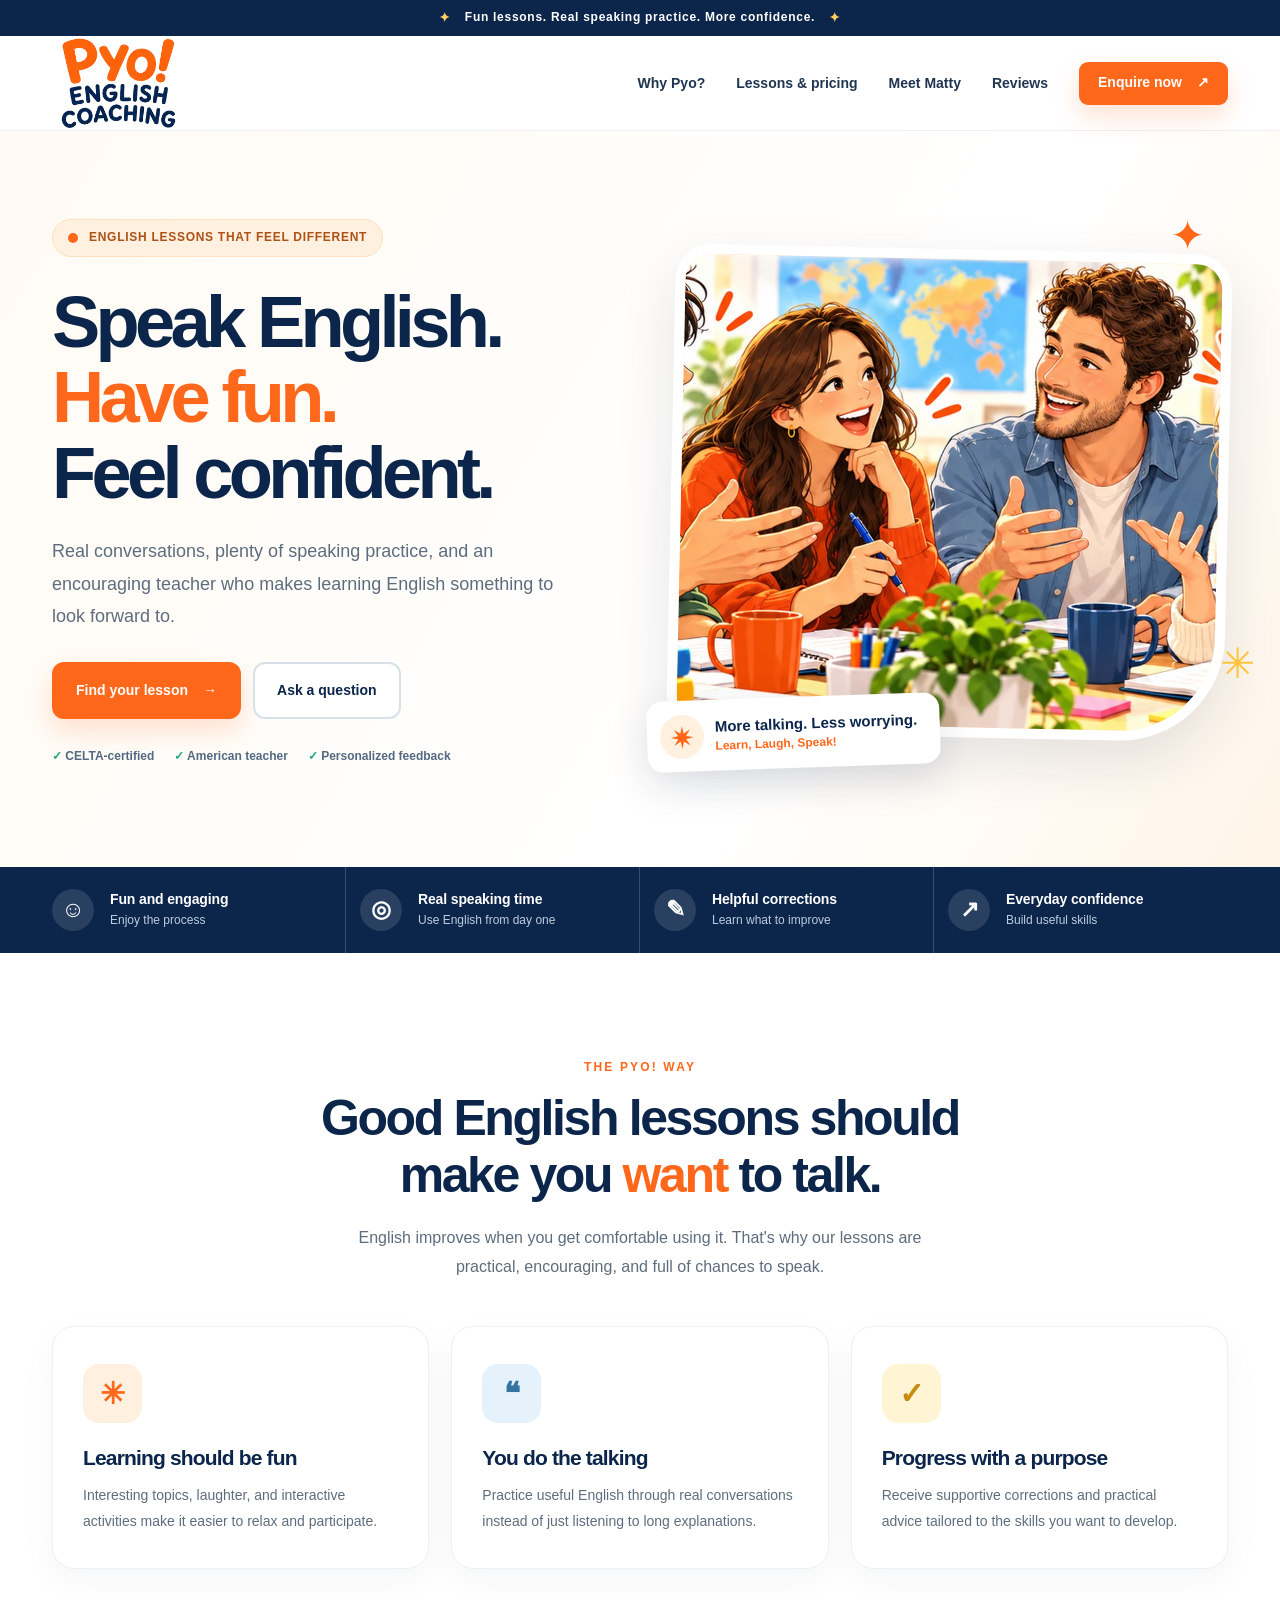
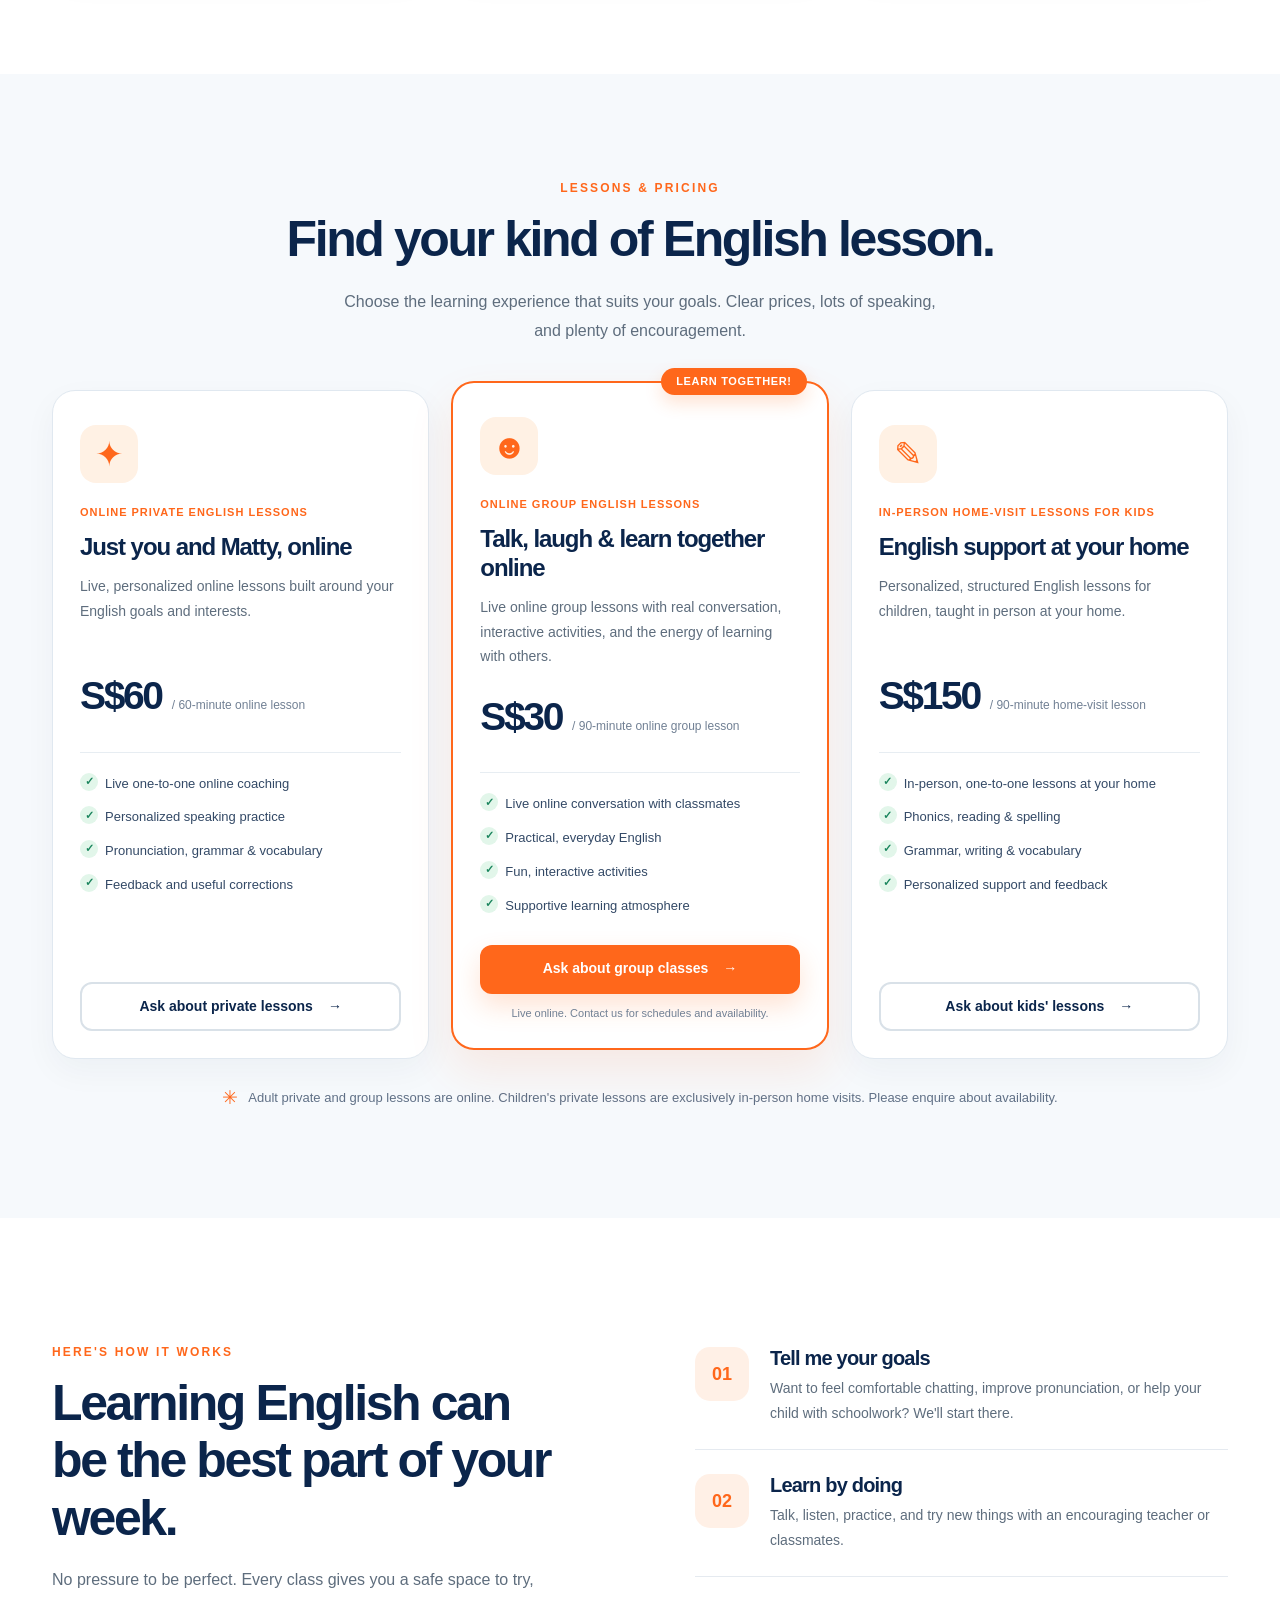
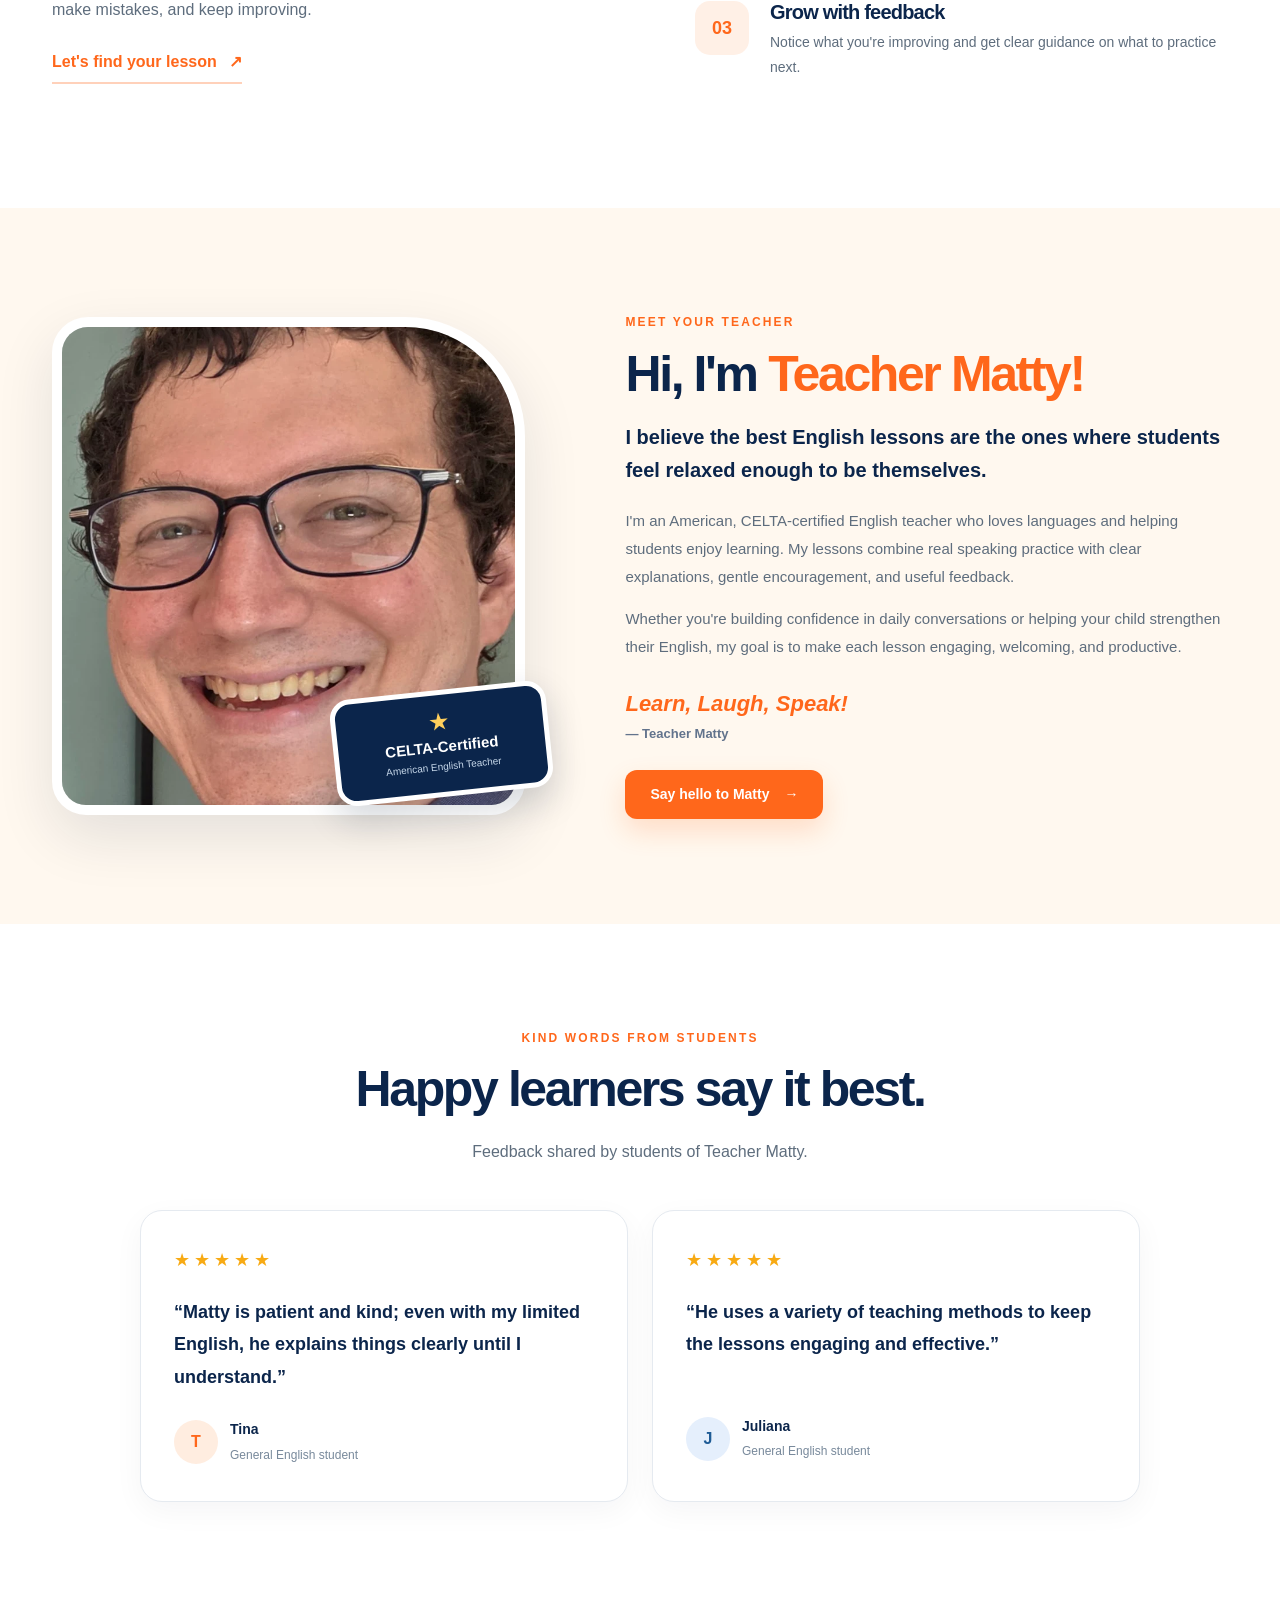
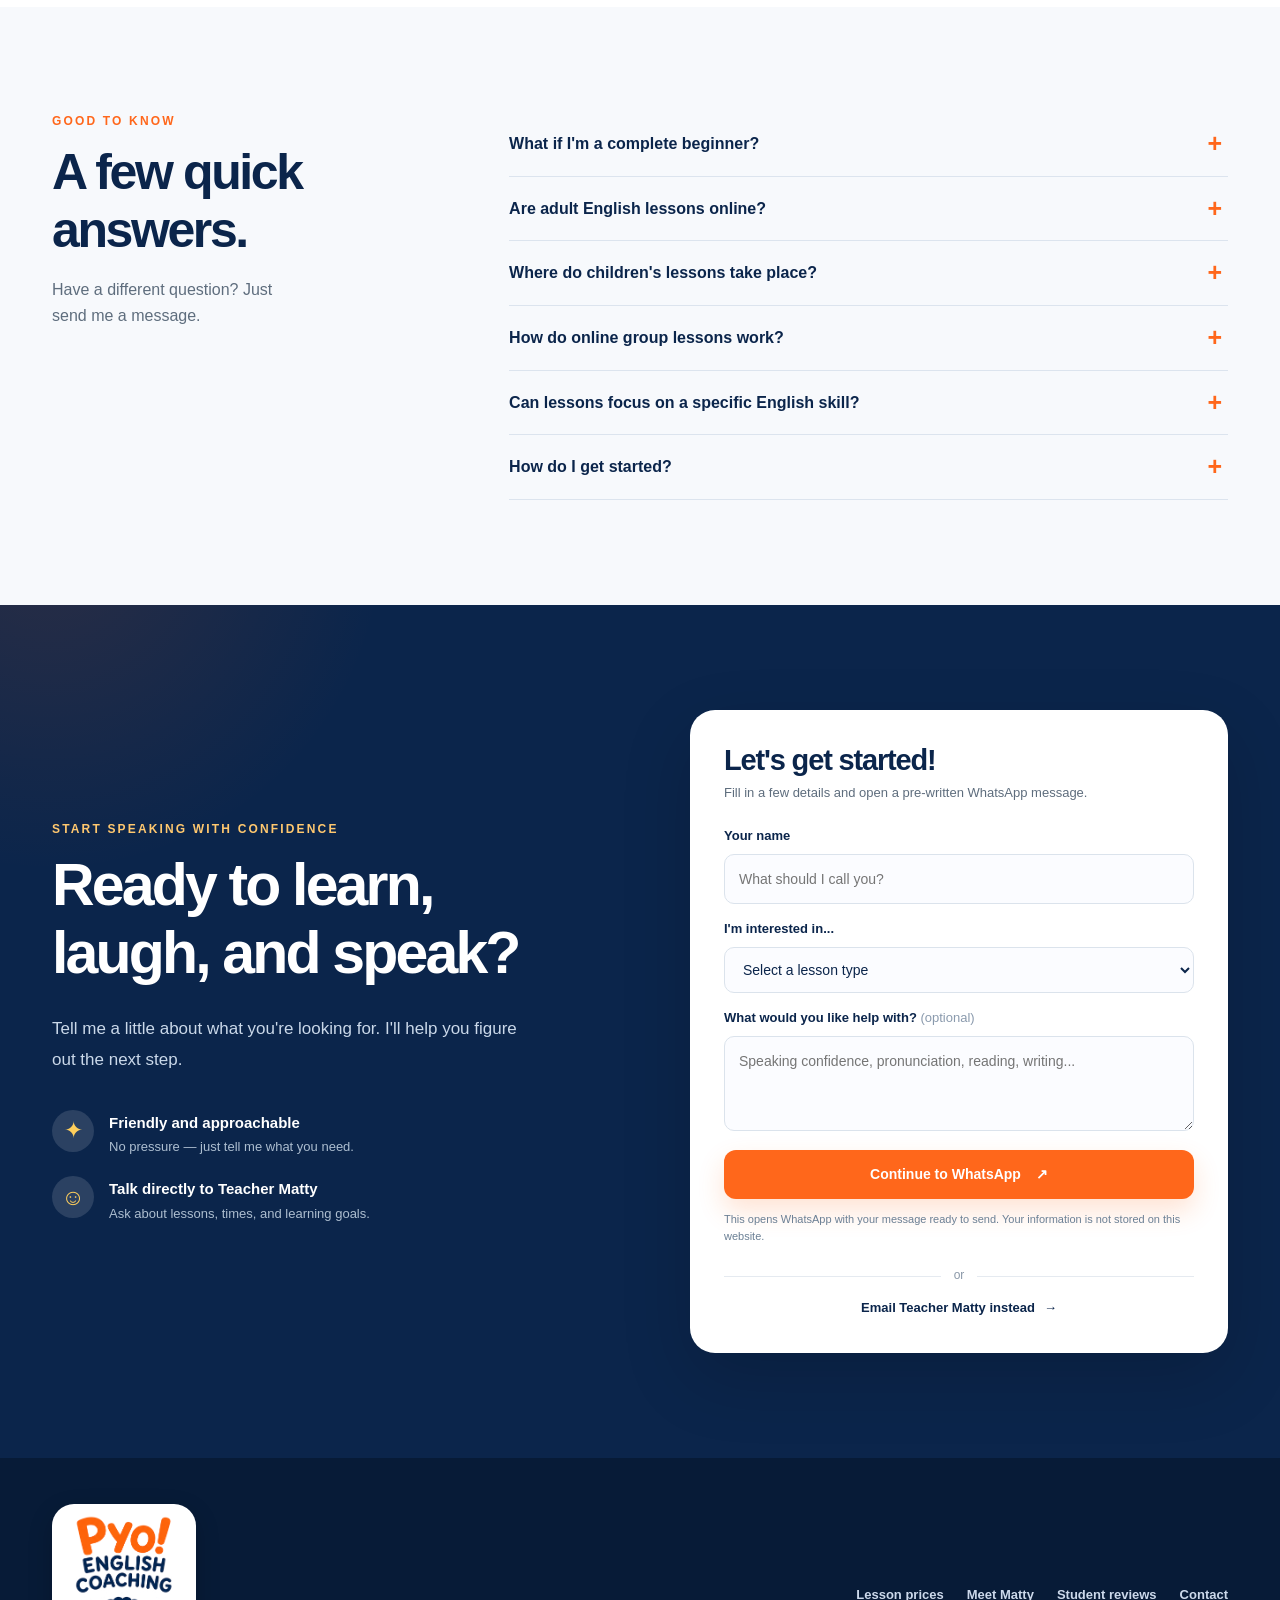
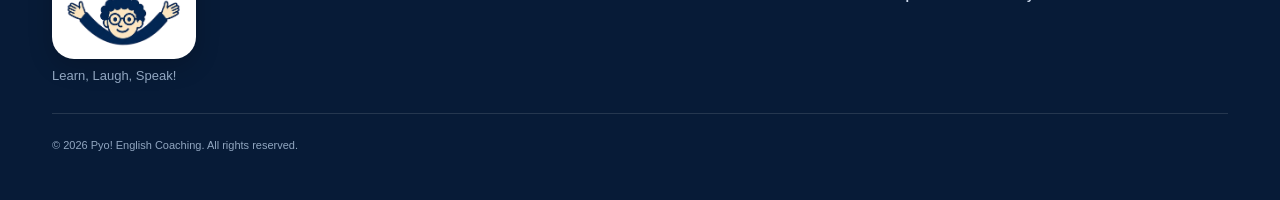
<file: index.html>
<!DOCTYPE html>
<html lang="en">
<head>
  <meta charset="UTF-8" />
  <meta name="viewport" content="width=device-width, initial-scale=1" />
  <meta name="theme-color" content="#081f41" />
  <meta name="description" content="Fun, practical English lessons with Pyo! English Coaching. Online private lessons S$60 for 60 minutes, online group lessons S$30 for 90 minutes, and in-person home-visit lessons for children S$150 for 90 minutes. Learn, Laugh, Speak!" />
  <meta property="og:type" content="website" />
  <meta property="og:title" content="Pyo! English Coaching | Learn, Laugh, Speak!" />
  <meta property="og:description" content="Speak more, smile more, and build real confidence through fun English lessons with Teacher Matty." />
  <meta property="og:url" content="https://pyoenglishcoaching.com/" />
  <meta property="og:image" content="https://pyoenglishcoaching.com/assets/share-preview.jpg" />
  <title>Pyo! English Coaching | Fun English Lessons That Build Confidence</title>
  <link rel="icon" type="image/svg+xml" href="assets/favicon.svg" />
  <link rel="stylesheet" href="styles.css" />
  <script defer src="script.js"></script>
</head>
<body>
  <a class="skip-link" href="#main">Skip to content</a>
  <div class="site-topbar"><span class="sparkle">✦</span> Fun lessons. Real speaking practice. More confidence. <span class="sparkle">✦</span></div>
  <header class="site-header" id="top">
    <div class="container nav-wrap">
      <a class="brand" href="#top" aria-label="Pyo! English Coaching home"><img src="assets/pyo-header-wordmark.png" width="508" height="358" alt="Pyo! English Coaching official wordmark" /></a>
      <button class="mobile-menu-button" type="button" aria-expanded="false" aria-controls="site-nav" aria-label="Open navigation menu"><span></span><span></span><span></span></button>
      <nav class="site-nav" id="site-nav" aria-label="Main navigation">
        <a href="#why-pyo">Why Pyo?</a>
        <a href="#lessons">Lessons & pricing</a>
        <a href="#about">Meet Matty</a>
        <a href="#reviews">Reviews</a>
        <a class="button button-small button-primary" href="#contact">Enquire now <span aria-hidden="true">↗</span></a>
      </nav>
    </div>
  </header>

  <main id="main">
    <section class="hero section-pad">
      <div class="container hero-grid">
        <div class="hero-text">
          <div class="eyebrow"><span class="eyebrow-dot"></span> English lessons that feel different</div>
          <h1>Speak English.<br /><span class="orange-highlight">Have fun.</span><br />Feel confident.</h1>
          <p class="hero-lede">Real conversations, plenty of speaking practice, and an encouraging teacher who makes learning English something to look forward to.</p>
          <div class="hero-actions">
            <a class="button button-primary button-large" href="#lessons">Find your lesson <span aria-hidden="true">→</span></a>
            <a class="button button-outline button-large" href="#contact">Ask a question</a>
          </div>
          <div class="hero-assurances"><span>✓ CELTA-certified</span><span>✓ American teacher</span><span>✓ Personalized feedback</span></div>
        </div>
        <div class="hero-visual">
          <div class="hero-image-wrap">
            <img src="assets/students-talking.webp" width="1200" height="780" alt="Illustration of adult English learners smiling and speaking with one another around a table" fetchpriority="high" />
          </div>
          <div class="hero-photo-label"><span class="talk-badge">✷</span><div><strong>More talking. Less worrying.</strong><span>Learn, Laugh, Speak!</span></div></div>
          <span class="hero-decor hero-decor-1" aria-hidden="true">✦</span><span class="hero-decor hero-decor-2" aria-hidden="true">✳</span>
        </div>
      </div>
    </section>

    <section class="intro-strip" aria-label="Learning benefits">
      <div class="container strip-grid">
        <div><span class="strip-icon">☺</span><strong>Fun and engaging</strong><span>Enjoy the process</span></div>
        <div><span class="strip-icon">◎</span><strong>Real speaking time</strong><span>Use English from day one</span></div>
        <div><span class="strip-icon">✎</span><strong>Helpful corrections</strong><span>Learn what to improve</span></div>
        <div><span class="strip-icon">↗</span><strong>Everyday confidence</strong><span>Build useful skills</span></div>
      </div>
    </section>

    <section class="why-section section-pad" id="why-pyo">
      <div class="container">
        <div class="section-header centered"><span class="overline">THE PYO! WAY</span><h2>Good English lessons should make you <em>want</em> to talk.</h2><p>English improves when you get comfortable using it. That's why our lessons are practical, encouraging, and full of chances to speak.</p></div>
        <div class="why-grid">
          <article class="feature-card"><div class="feature-icon peach">✳</div><h3>Learning should be fun</h3><p>Interesting topics, laughter, and interactive activities make it easier to relax and participate.</p></article>
          <article class="feature-card"><div class="feature-icon pale-blue">❝</div><h3>You do the talking</h3><p>Practice useful English through real conversations instead of just listening to long explanations.</p></article>
          <article class="feature-card"><div class="feature-icon pale-yellow">✓</div><h3>Progress with a purpose</h3><p>Receive supportive corrections and practical advice tailored to the skills you want to develop.</p></article>
        </div>
      </div>
    </section>

    <section class="lessons-section section-pad" id="lessons">
      <div class="container">
        <div class="section-header centered"><span class="overline">LESSONS & PRICING</span><h2>Find your kind of English lesson.</h2><p>Choose the learning experience that suits your goals. Clear prices, lots of speaking, and plenty of encouragement.</p></div>
        <div class="pricing-grid">
          <article class="pricing-card">
            <div class="price-icon">✦</div><div class="pricing-tag">ONLINE PRIVATE ENGLISH LESSONS</div><h3>Just you and Matty, online</h3><p class="plan-intro">Live, personalized online lessons built around your English goals and interests.</p>
            <div class="price-line"><strong>S$60</strong><span>/ 60-minute online lesson</span></div>
            <ul class="checklist"><li>Live one-to-one online coaching</li><li>Personalized speaking practice</li><li>Pronunciation, grammar & vocabulary</li><li>Feedback and useful corrections</li></ul>
            <a href="#contact" class="button button-outline button-block js-select-plan" data-plan="Online private 1-to-1 lessons — S$60 / 60 minutes">Ask about private lessons <span aria-hidden="true">→</span></a>
          </article>
          <article class="pricing-card featured-price">
            <div class="popular-sticker">LEARN TOGETHER!</div><div class="price-icon">☻</div><div class="pricing-tag">ONLINE GROUP ENGLISH LESSONS</div><h3>Talk, laugh & learn together online</h3><p class="plan-intro">Live online group lessons with real conversation, interactive activities, and the energy of learning with others.</p>
            <div class="price-line"><strong>S$30</strong><span>/ 90-minute online group lesson</span></div>
            <ul class="checklist"><li>Live online conversation with classmates</li><li>Practical, everyday English</li><li>Fun, interactive activities</li><li>Supportive learning atmosphere</li></ul>
            <a href="#contact" class="button button-primary button-block js-select-plan" data-plan="Online group lessons — S$30 / 90 minutes">Ask about group classes <span aria-hidden="true">→</span></a>
            <p class="pricing-note">Live online. Contact us for schedules and availability.</p>
          </article>
          <article class="pricing-card">
            <div class="price-icon">✎</div><div class="pricing-tag">IN-PERSON HOME-VISIT LESSONS FOR KIDS</div><h3>English support at your home</h3><p class="plan-intro">Personalized, structured English lessons for children, taught in person at your home.</p>
            <div class="price-line"><strong>S$150</strong><span>/ 90-minute home-visit lesson</span></div>
            <ul class="checklist"><li>In-person, one-to-one lessons at your home</li><li>Phonics, reading & spelling</li><li>Grammar, writing & vocabulary</li><li>Personalized support and feedback</li></ul>
            <a href="#contact" class="button button-outline button-block js-select-plan" data-plan="Children's in-person home-visit lessons — S$150 / 90 minutes">Ask about kids' lessons <span aria-hidden="true">→</span></a>
          </article>
        </div>
        <div class="pricing-footnote"><span aria-hidden="true">✳</span> Adult private and group lessons are online. Children's private lessons are exclusively in-person home visits. Please enquire about availability.</div>
      </div>
    </section>

    <section class="process-section section-pad">
      <div class="container process-grid">
        <div class="process-heading"><span class="overline">HERE'S HOW IT WORKS</span><h2>Learning English can be the best part of your week.</h2><p>No pressure to be perfect. Every class gives you a safe space to try, make mistakes, and keep improving.</p><a href="#contact" class="text-link">Let's find your lesson <span aria-hidden="true">↗</span></a></div>
        <div class="step-list"><div class="step"><span class="step-number">01</span><div><h3>Tell me your goals</h3><p>Want to feel comfortable chatting, improve pronunciation, or help your child with schoolwork? We'll start there.</p></div></div><div class="step"><span class="step-number">02</span><div><h3>Learn by doing</h3><p>Talk, listen, practice, and try new things with an encouraging teacher or classmates.</p></div></div><div class="step"><span class="step-number">03</span><div><h3>Grow with feedback</h3><p>Notice what you're improving and get clear guidance on what to practice next.</p></div></div></div>
      </div>
    </section>

    <section class="about-section section-pad" id="about">
      <div class="container about-grid">
        <div class="teacher-card"><div class="teacher-photo"><img src="assets/teacher-matty.webp" width="780" height="920" loading="lazy" alt="Teacher Matty smiling, wearing glasses and a blue collared shirt" /></div><div class="teacher-sticker"><span>★</span><strong>CELTA-Certified</strong><small>American English Teacher</small></div></div>
        <div class="about-content"><span class="overline">MEET YOUR TEACHER</span><h2>Hi, I'm <span class="orange-highlight">Teacher Matty!</span></h2><p class="about-lede">I believe the best English lessons are the ones where students feel relaxed enough to be themselves.</p><p>I'm an American, CELTA-certified English teacher who loves languages and helping students enjoy learning. My lessons combine real speaking practice with clear explanations, gentle encouragement, and useful feedback.</p><p>Whether you're building confidence in daily conversations or helping your child strengthen their English, my goal is to make each lesson engaging, welcoming, and productive.</p><div class="about-signature">Learn, Laugh, Speak! <span>— Teacher Matty</span></div><a href="#contact" class="button button-primary">Say hello to Matty <span aria-hidden="true">→</span></a></div>
      </div>
    </section>

    <section class="reviews-section section-pad" id="reviews">
      <div class="container"><div class="section-header centered"><span class="overline">KIND WORDS FROM STUDENTS</span><h2>Happy learners say it best.</h2><p>Feedback shared by students of Teacher Matty.</p></div><div class="reviews-grid">
        <figure class="review-card"><div class="stars" aria-label="Five stars">★★★★★</div><blockquote>“Matty is patient and kind; even with my limited English, he explains things clearly until I understand.”</blockquote><figcaption><span class="avatar">T</span><div><strong>Tina</strong><span>General English student</span></div></figcaption></figure>
        <figure class="review-card"><div class="stars" aria-label="Five stars">★★★★★</div><blockquote>“He uses a variety of teaching methods to keep the lessons engaging and effective.”</blockquote><figcaption><span class="avatar avatar-alt">J</span><div><strong>Juliana</strong><span>General English student</span></div></figcaption></figure>
      </div></div>
    </section>

    <section class="faq-section section-pad" id="faq">
      <div class="container faq-grid"><div><span class="overline">GOOD TO KNOW</span><h2>A few quick answers.</h2><p>Have a different question? Just send me a message.</p></div><div class="faq-list">
        <details><summary>What if I'm a complete beginner?</summary><p>That's absolutely fine. Lessons can be adapted to your current level so you can build confidence step by step.</p></details>
        <details><summary>Are adult English lessons online?</summary><p>Yes. Private adult English lessons are live online sessions costing S$60 for 60 minutes. Online group lessons cost S$30 per student for 90 minutes. Children's private lessons are in-person home visits only.</p></details>
        <details><summary>Where do children's lessons take place?</summary><p>Children's private lessons are exclusively in-person home visits. Each lesson lasts 90 minutes and costs S$150. Contact me to discuss your child's needs and availability.</p></details>
        <details><summary>How do online group lessons work?</summary><p>Group lessons take place online, last 90 minutes, and cost S$30 per student per lesson. Students practice speaking together through interactive activities and guided conversations. Contact us for schedules and available places.</p></details>
        <details><summary>Can lessons focus on a specific English skill?</summary><p>Yes. Private adult coaching can focus on conversation, pronunciation, grammar, vocabulary, or other English goals. Children's lessons can focus on reading, writing, phonics, and school-related skills.</p></details>
        <details><summary>How do I get started?</summary><p>Choose a lesson type below and send a message. Tell me a little about your level, goals, and preferred schedule, and I'll get back to you.</p></details>
      </div></div>
    </section>

    <section class="contact-section section-pad" id="contact">
      <div class="container contact-grid"><div class="contact-intro"><span class="overline overline-light">START SPEAKING WITH CONFIDENCE</span><h2>Ready to learn, laugh, and speak?</h2><p>Tell me a little about what you're looking for. I'll help you figure out the next step.</p><div class="contact-mini"><span>✦</span><div><strong>Friendly and approachable</strong><p>No pressure — just tell me what you need.</p></div></div><div class="contact-mini"><span>☺</span><div><strong>Talk directly to Teacher Matty</strong><p>Ask about lessons, times, and learning goals.</p></div></div></div>
        <form class="enquiry-form" id="enquiry-form">
          <h3>Let's get started!</h3><p>Fill in a few details and open a pre-written WhatsApp message.</p>
          <label for="student-name">Your name</label><input id="student-name" name="name" type="text" placeholder="What should I call you?" autocomplete="name" required maxlength="80" />
          <label for="lesson-type">I'm interested in...</label><select name="lesson" id="lesson-type" required><option value="" disabled selected>Select a lesson type</option><option value="Online private 1-to-1 lessons — S$60 / 60 minutes">Online private English — S$60 / 60 minutes</option><option value="Online group lessons — S$30 / 90 minutes">Online group lessons — S$30 / 90 minutes</option><option value="Children's in-person home-visit lessons — S$150 / 90 minutes">Children's home visits — S$150 / 90 minutes</option><option value="Not sure yet">Not sure yet</option></select>
          <label for="lesson-goal">What would you like help with? <span>(optional)</span></label><textarea name="goal" id="lesson-goal" rows="3" placeholder="Speaking confidence, pronunciation, reading, writing..."></textarea>
          <button class="button button-primary button-block" type="submit">Continue to WhatsApp <span aria-hidden="true">↗</span></button>
          <p class="form-disclaimer">This opens WhatsApp with your message ready to send. Your information is not stored on this website.</p>
          <div class="form-divider"><span>or</span></div>
          <a class="email-link" href="mailto:teachermatty@pyoenglishcoaching.com?subject=Pyo%21%20English%20Coaching%20Enquiry">Email Teacher Matty instead <span aria-hidden="true">→</span></a>
        </form>
      </div>
    </section>
  </main>
  <footer class="footer"><div class="container footer-grid"><div><a href="#top" class="footer-logo-link" aria-label="Pyo! English Coaching home"><span class="footer-logo-card"><img src="assets/pyo-logo-official.png" width="160" height="236" alt="Pyo! English Coaching logo" class="footer-logo" /></span></a><p>Learn, Laugh, Speak!</p></div><div class="footer-links"><a href="#lessons">Lesson prices</a><a href="#about">Meet Matty</a><a href="#reviews">Student reviews</a><a href="#contact">Contact</a></div><p class="copyright">© <span id="copyright-year">2026</span> Pyo! English Coaching. All rights reserved.</p></div></footer>
</body>
</html>
</file>
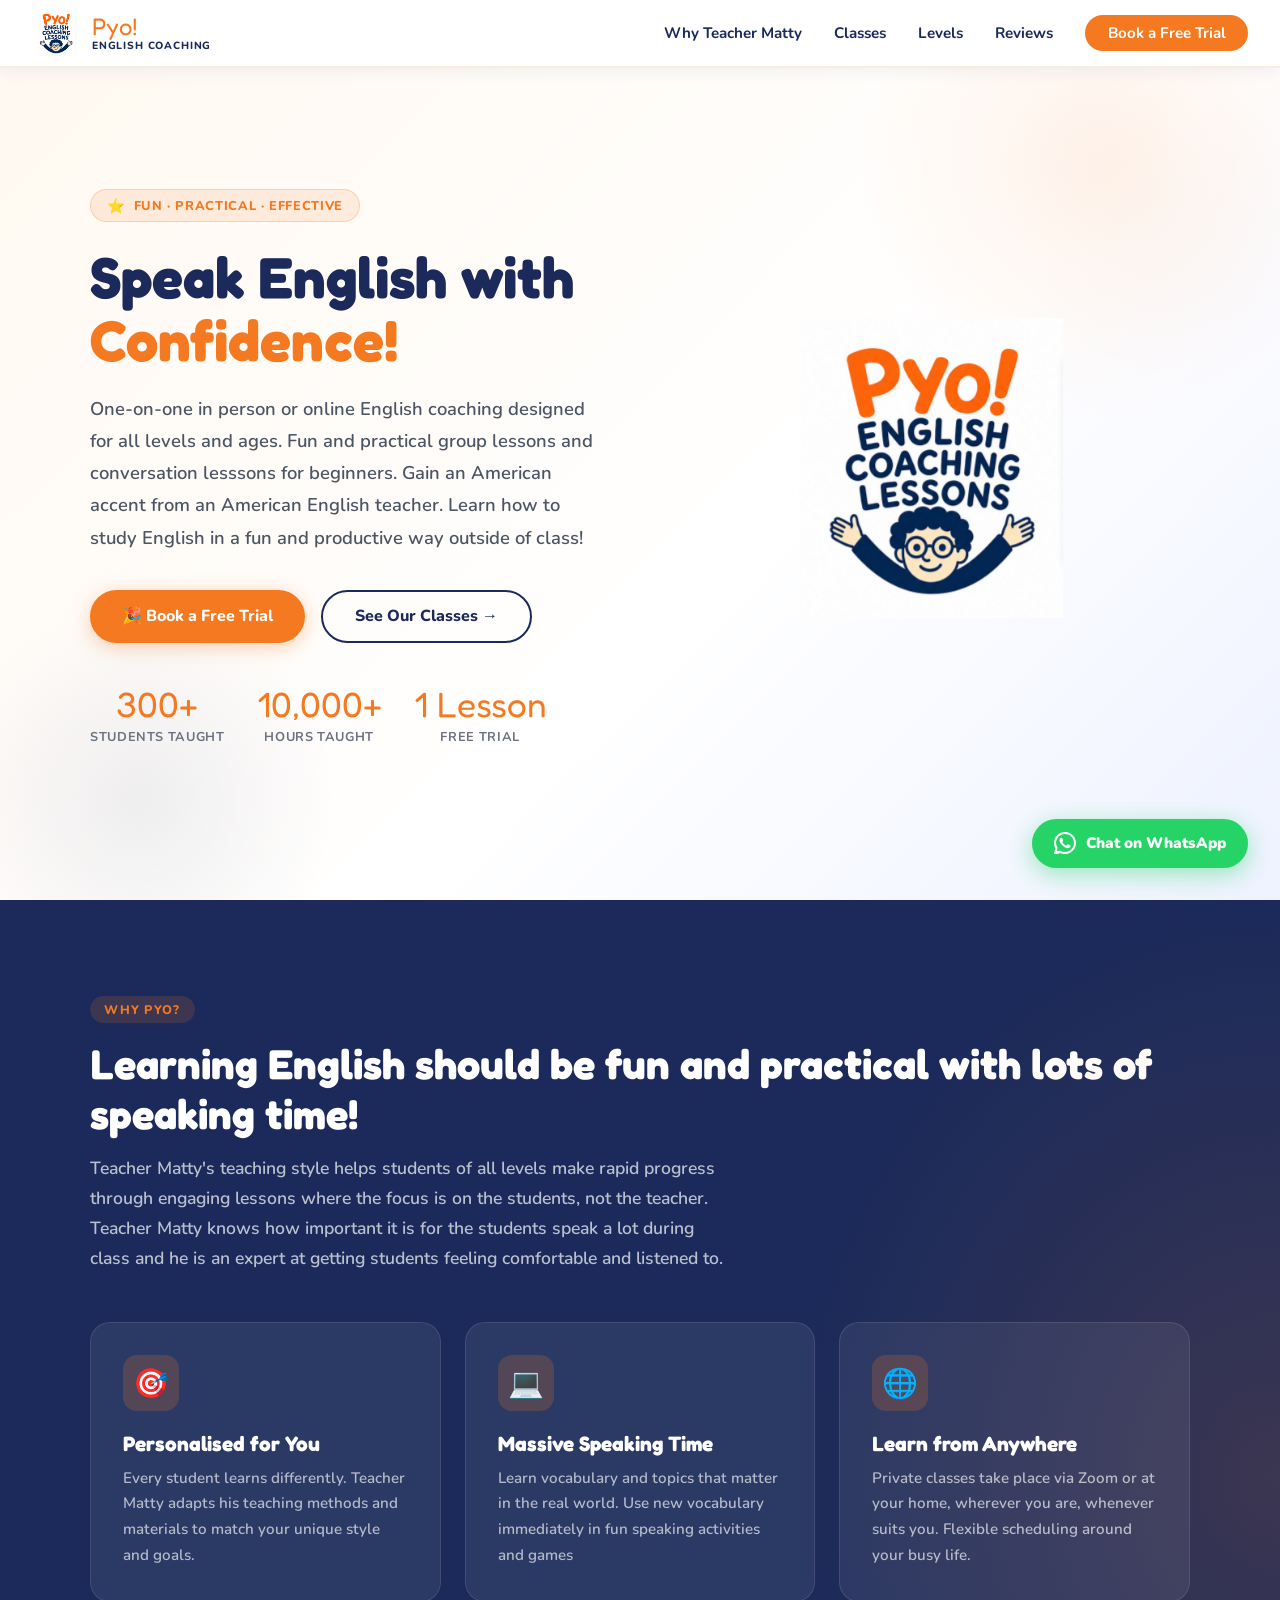
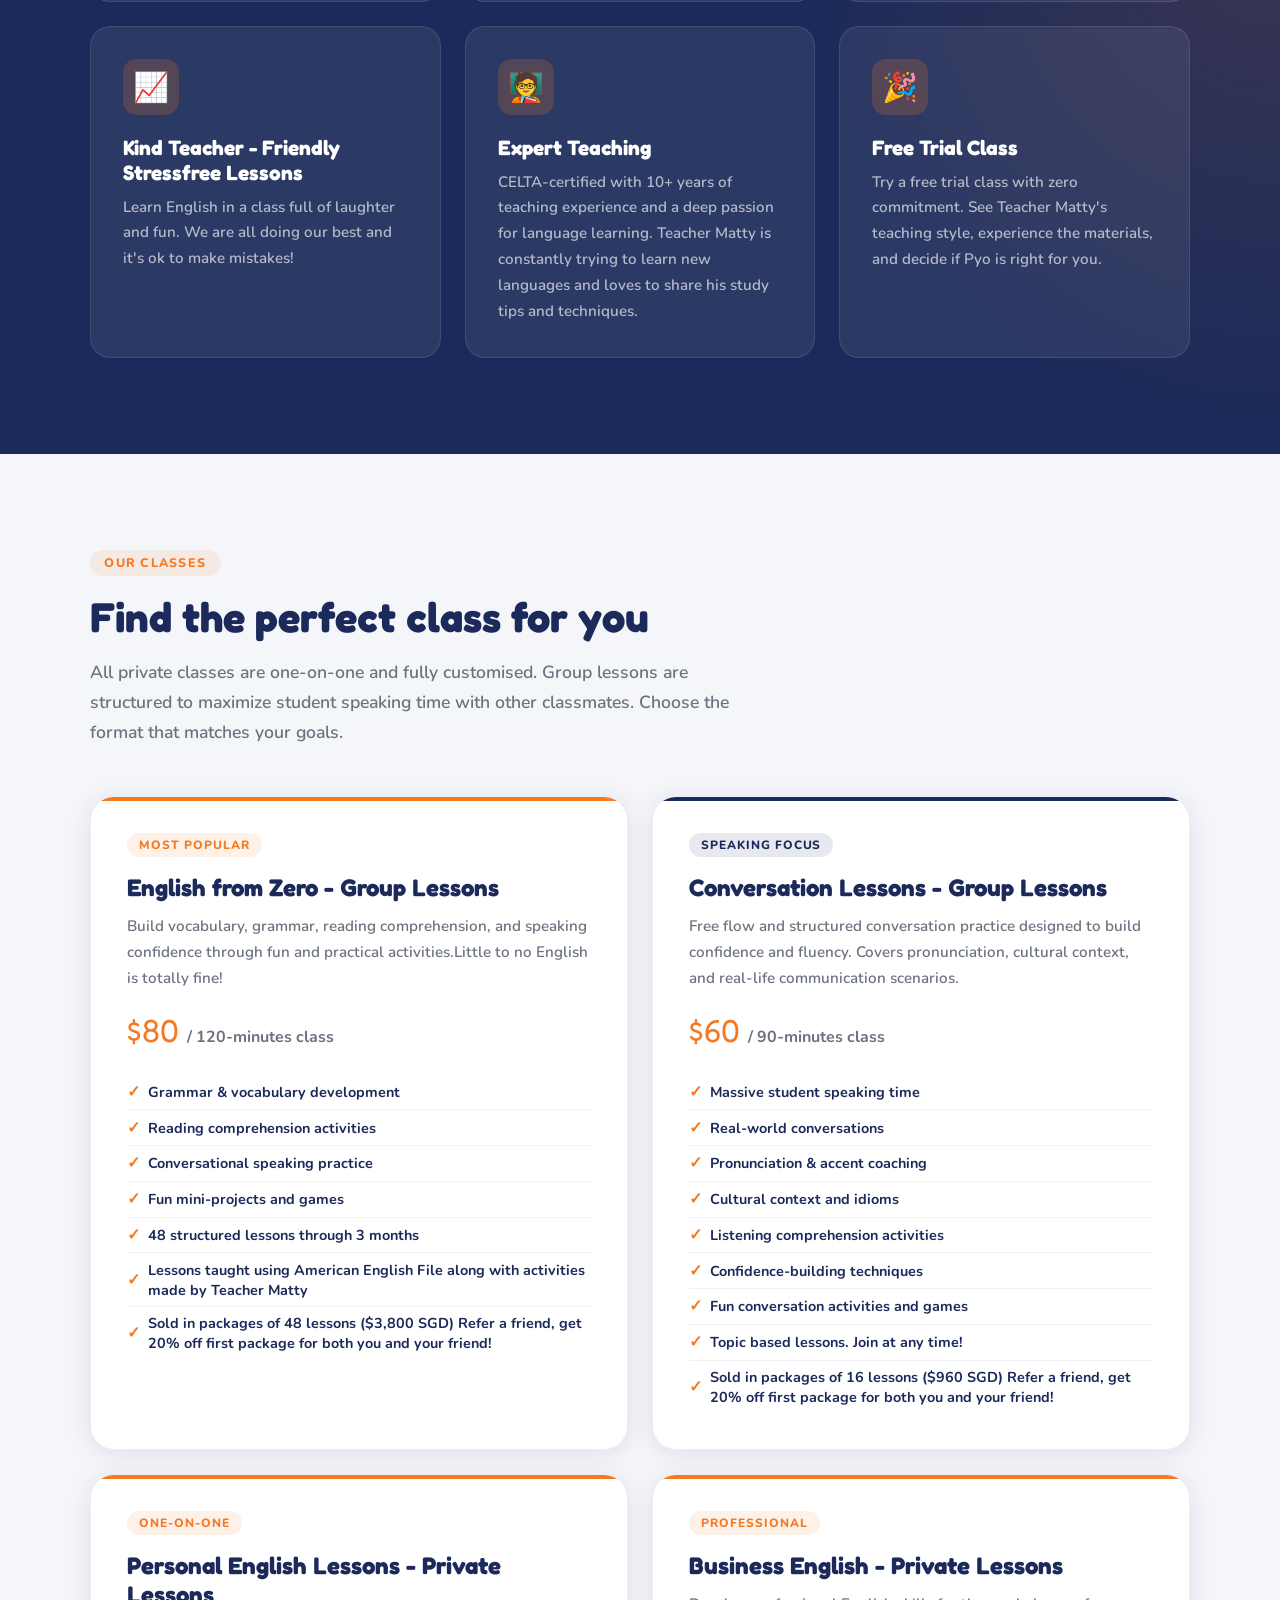
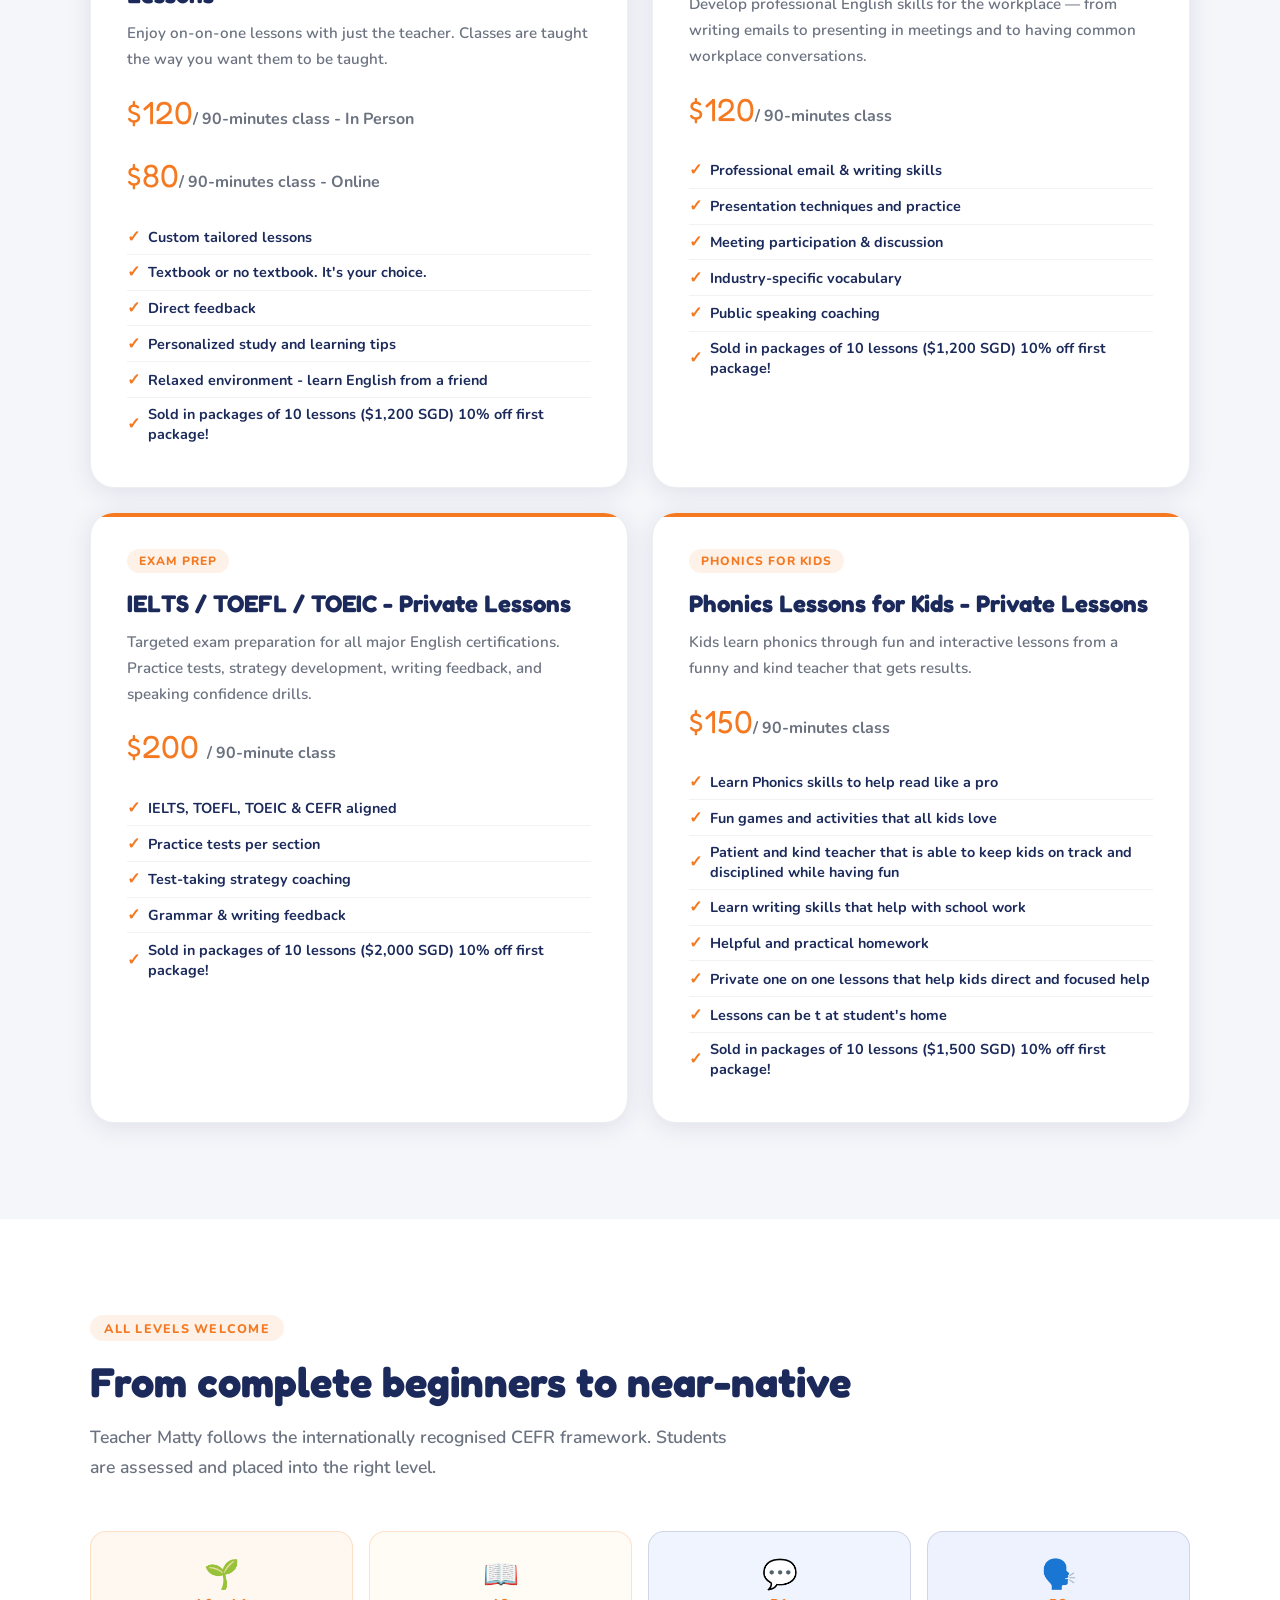
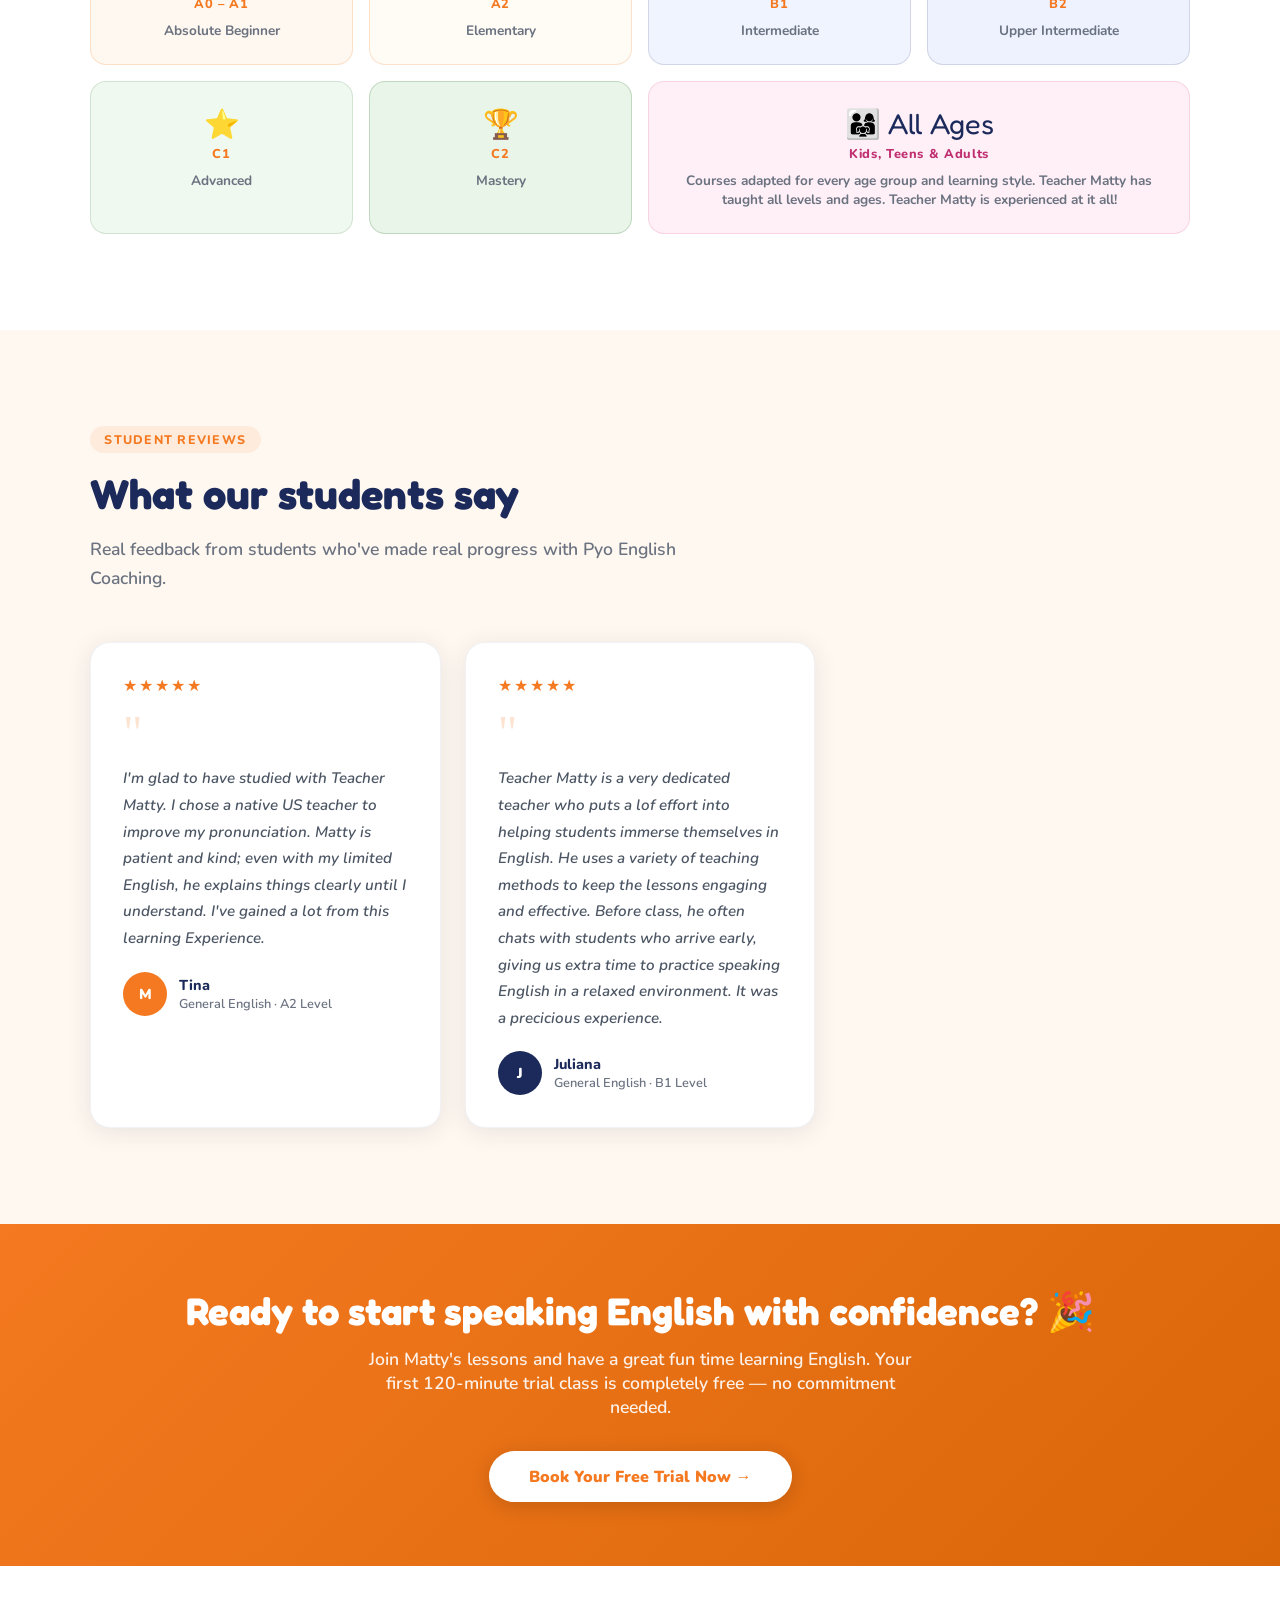
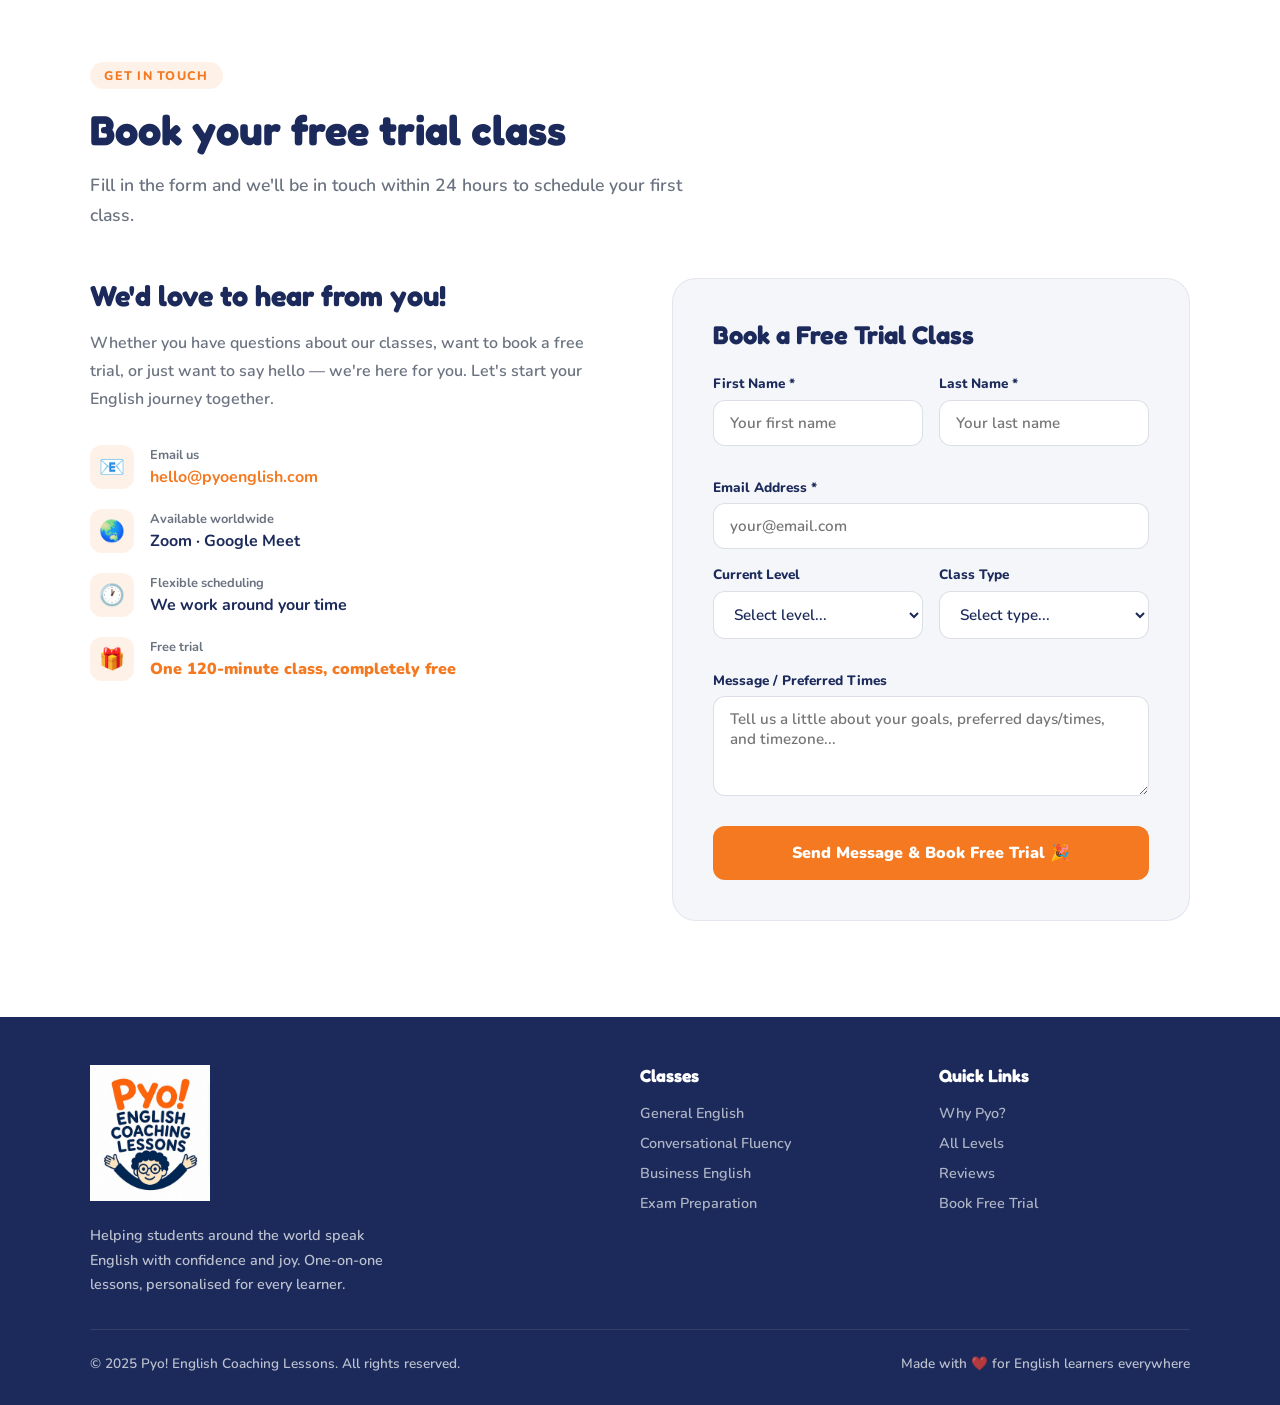
<file: index.html.html>
<!DOCTYPE html>
<html lang="en">
<head>
<meta charset="UTF-8">
<meta name="viewport" content="width=device-width, initial-scale=1.0">
<title>Pyo! English Coaching Lessons</title>
<link href="https://fonts.googleapis.com/css2?family=Nunito:wght@400;600;700;800;900&family=Fredoka+One&display=swap" rel="stylesheet">
<style>
  .wa-float {
  position: fixed;
  bottom: 2rem;
  right: 2rem;
  z-index: 999;
  background: #25D366;
  color: white;
  border-radius: 50px;
  padding: 0.85rem 1.4rem;
  display: flex;
  align-items: center;
  gap: 0.6rem;
  text-decoration: none;
  font-weight: 900;
  font-size: 0.95rem;
  box-shadow: 0 6px 24px rgba(37,211,102,0.45);
  transition: transform 0.2s, box-shadow 0.2s;
  animation: wa-pulse 2.5s ease-in-out infinite;
}

.wa-float:hover {
  transform: translateY(-3px);
  box-shadow: 0 10px 32px rgba(37,211,102,0.55);
  animation: none;
}

@keyframes wa-pulse {
  0%, 100% { box-shadow: 0 6px 24px rgba(37,211,102,0.45); }
  50% { box-shadow: 0 6px 32px rgba(37,211,102,0.7); }
}

@media (max-width: 600px) {
  .wa-float span { display: none; }
  .wa-float { padding: 1rem; border-radius: 50%; }
}
  :root {
    --orange: #F47920;
    --navy: #1B2A5A;
    --navy-light: #2B3F82;
    --cream: #FFF8F0;
    --white: #FFFFFF;
    --gray-light: #F5F6FA;
    --text-muted: #6B7280;
    --shadow: 0 4px 24px rgba(27,42,90,0.10);
    --shadow-lg: 0 8px 40px rgba(27,42,90,0.15);
  }

  * { margin: 0; padding: 0; box-sizing: border-box; }

  section[id], div[id] { scroll-margin-top: 68px; }

  html { scroll-behavior: smooth; }

  body {
    font-family: 'Nunito', sans-serif;
    background: var(--white);
    color: var(--navy);
    overflow-x: hidden;
  }

  /* NAV */
  nav {
    position: fixed; top: 0; left: 0; right: 0; z-index: 100;
    background: rgba(255,255,255,0.96);
    backdrop-filter: blur(8px);
    border-bottom: 2px solid rgba(244,121,32,0.15);
    padding: 0 2rem;
    display: flex; align-items: center; justify-content: space-between;
    height: 68px;
    box-shadow: 0 2px 16px rgba(27,42,90,0.07);
  }

  .nav-logo {
    display: flex; align-items: center; gap: 0.75rem;
    text-decoration: none;
  }

  .nav-logo-icon {
    width: 48px; height: 48px;
    background: var(--orange);
    border-radius: 12px;
    display: flex; align-items: center; justify-content: center;
    overflow: hidden;
  }

  .nav-logo-icon svg {
    width: 42px; height: 42px;
  }

  .nav-logo-text {
    font-family: 'Fredoka One', cursive;
    font-size: 1.5rem;
    color: var(--orange);
    line-height: 1;
  }

  .nav-logo-sub {
    font-size: 0.65rem;
    font-weight: 800;
    color: var(--navy);
    letter-spacing: 0.08em;
    text-transform: uppercase;
    line-height: 1;
    margin-top: 2px;
  }

  .nav-links {
    display: flex; align-items: center; gap: 2rem;
    list-style: none;
  }

  .nav-links a {
    text-decoration: none;
    font-weight: 700;
    font-size: 0.95rem;
    color: var(--navy);
    transition: color 0.2s;
  }

  .nav-links a:hover { color: var(--orange); }

  .nav-cta {
    background: var(--orange);
    color: white !important;
    padding: 0.5rem 1.4rem;
    border-radius: 50px;
    transition: background 0.2s, transform 0.15s !important;
  }

  .nav-cta:hover { background: #d96608 !important; transform: translateY(-1px); }

  /* HERO */
  .hero {
    min-height: 100vh;
    background: linear-gradient(135deg, #FFF8F0 0%, #FFF 60%, #EEF2FF 100%);
    display: flex; align-items: center;
    padding: 100px 2rem 4rem;
    position: relative;
    overflow: hidden;
  }

  .hero::before {
    content: '';
    position: absolute; top: -80px; right: -80px;
    width: 500px; height: 500px;
    background: radial-gradient(circle, rgba(244,121,32,0.10) 0%, transparent 70%);
    border-radius: 50%;
  }

  .hero::after {
    content: '';
    position: absolute; bottom: -100px; left: -60px;
    width: 400px; height: 400px;
    background: radial-gradient(circle, rgba(27,42,90,0.07) 0%, transparent 70%);
    border-radius: 50%;
  }

  .hero-inner {
    max-width: 1100px; margin: 0 auto;
    display: grid; grid-template-columns: 1fr 1fr;
    gap: 4rem; align-items: center;
    position: relative; z-index: 1;
    width: 100%;
  }

  .hero-badge {
    display: inline-flex; align-items: center; gap: 0.5rem;
    background: rgba(244,121,32,0.12);
    color: var(--orange);
    font-weight: 800; font-size: 0.8rem;
    letter-spacing: 0.05em; text-transform: uppercase;
    padding: 0.35rem 1rem;
    border-radius: 50px; margin-bottom: 1.5rem;
    border: 1.5px solid rgba(244,121,32,0.25);
  }

  .hero-badge::before { content: '⭐'; font-size: 0.9rem; }

  .hero h1 {
    font-family: 'Fredoka One', cursive;
    font-size: 3.6rem;
    line-height: 1.1;
    color: var(--navy);
    margin-bottom: 1.25rem;
  }

  .hero h1 span { color: var(--orange); }

  .hero-desc {
    font-size: 1.15rem;
    color: #4B5563;
    line-height: 1.75;
    margin-bottom: 2.25rem;
    font-weight: 600;
  }

  .hero-btns {
    display: flex; gap: 1rem; flex-wrap: wrap;
  }

  .btn-primary {
    background: var(--orange);
    color: white;
    padding: 0.85rem 2rem;
    border-radius: 50px;
    font-weight: 800; font-size: 1rem;
    text-decoration: none;
    display: inline-flex; align-items: center; gap: 0.5rem;
    transition: transform 0.15s, box-shadow 0.15s;
    box-shadow: 0 4px 20px rgba(244,121,32,0.35);
  }

  .btn-primary:hover { transform: translateY(-2px); box-shadow: 0 8px 28px rgba(244,121,32,0.45); }

  .btn-secondary {
    background: transparent;
    color: var(--navy);
    padding: 0.85rem 2rem;
    border-radius: 50px;
    font-weight: 800; font-size: 1rem;
    text-decoration: none;
    border: 2px solid var(--navy);
    display: inline-flex; align-items: center; gap: 0.5rem;
    transition: background 0.15s, color 0.15s;
  }

  .btn-secondary:hover { background: var(--navy); color: white; }

  .hero-stats {
    display: flex; gap: 2rem; margin-top: 2.5rem;
  }

  .stat { text-align: center; }
  .stat-num {
    font-family: 'Fredoka One', cursive;
    font-size: 2.2rem;
    color: var(--orange);
    display: block;
  }
  .stat-label {
    font-size: 0.8rem;
    font-weight: 700;
    color: var(--text-muted);
    text-transform: uppercase;
    letter-spacing: 0.05em;
  }

  /* Logo illustration in hero */
  .hero-visual {
    display: flex; justify-content: center; align-items: center;
    position: relative;
  }

  .logo-display {
    width: 340px; height: 340px;
    background: transparent;
    border-radius: 0;
    box-shadow: none;
    display: flex; align-items: center; justify-content: center;
    position: relative;
    animation: float 4s ease-in-out infinite;
  }

  @keyframes float {
    0%, 100% { transform: translateY(0); }
    50% { transform: translateY(-12px); }
  }

  .logo-display img {
    width: 85%;
    object-fit: contain;
    mix-blend-mode: multiply;
  }

  .float-badge {
    position: absolute;
    background: white;
    border-radius: 16px;
    padding: 0.6rem 1rem;
    box-shadow: var(--shadow);
    font-weight: 800; font-size: 0.85rem;
    color: var(--navy);
    display: flex; align-items: center; gap: 0.4rem;
    white-space: nowrap;
  }

  .float-badge-1 { top: -10px; right: -20px; color: var(--orange); }
  .float-badge-2 { bottom: 20px; left: -30px; }
  .float-badge-3 { top: 50%; left: -40px; transform: translateY(-50%); }

  /* SECTION BASE */
  section { padding: 6rem 2rem; }
  .container { max-width: 1100px; margin: 0 auto; }

  .section-label {
    display: inline-block;
    font-weight: 800; font-size: 0.78rem;
    letter-spacing: 0.1em; text-transform: uppercase;
    color: var(--orange);
    background: rgba(244,121,32,0.10);
    padding: 0.3rem 0.9rem;
    border-radius: 50px;
    margin-bottom: 1rem;
  }

  .section-title {
    font-family: 'Fredoka One', cursive;
    font-size: 2.6rem;
    color: var(--navy);
    margin-bottom: 1rem;
    line-height: 1.2;
  }

  .section-desc {
    font-size: 1.1rem;
    color: var(--text-muted);
    font-weight: 600;
    line-height: 1.7;
    max-width: 640px;
  }

  /* WHY SECTION */
  .why-section {
    background: var(--navy);
    color: white;
    position: relative;
    overflow: hidden;
  }

  .why-section::before {
    content: '';
    position: absolute; top: 0; right: 0;
    width: 500px; height: 100%;
    background: radial-gradient(ellipse at right, rgba(244,121,32,0.15) 0%, transparent 70%);
  }

  .why-section .section-label { color: var(--orange); background: rgba(244,121,32,0.15); }
  .why-section .section-title { color: white; }
  .why-section .section-desc { color: rgba(255,255,255,0.7); }

  .why-grid {
    display: grid;
    grid-template-columns: repeat(3, 1fr);
    gap: 1.5rem;
    margin-top: 3rem;
  }

  .why-card {
    background: rgba(255,255,255,0.07);
    border: 1px solid rgba(255,255,255,0.1);
    border-radius: 20px;
    padding: 2rem;
    transition: background 0.2s, transform 0.2s;
  }

  .why-card:hover { background: rgba(255,255,255,0.12); transform: translateY(-4px); }

  .why-icon {
    width: 56px; height: 56px;
    background: rgba(244,121,32,0.2);
    border-radius: 14px;
    display: flex; align-items: center; justify-content: center;
    font-size: 1.8rem;
    margin-bottom: 1.25rem;
  }

  .why-card h3 {
    font-family: 'Fredoka One', cursive;
    font-size: 1.3rem;
    color: white;
    margin-bottom: 0.6rem;
  }

  .why-card p {
    font-size: 0.95rem;
    color: rgba(255,255,255,0.65);
    line-height: 1.7;
    font-weight: 600;
  }

  /* SERVICES */
  .services-section { background: var(--gray-light); }

  .services-grid {
    display: grid;
    grid-template-columns: repeat(2, 1fr);
    gap: 1.5rem;
    margin-top: 3rem;
  }

  .service-card {
    background: white;
    border-radius: 24px;
    padding: 2.25rem;
    border: 1.5px solid rgba(27,42,90,0.08);
    box-shadow: var(--shadow);
    transition: transform 0.2s, box-shadow 0.2s;
    position: relative;
    overflow: hidden;
  }

  .service-card::before {
    content: '';
    position: absolute; top: 0; left: 0; right: 0;
    height: 4px;
    background: var(--orange);
  }

  .service-card.featured::before { background: var(--navy); }

  .service-card:hover { transform: translateY(-4px); box-shadow: var(--shadow-lg); }

  .service-tag {
    display: inline-block;
    font-size: 0.75rem; font-weight: 800;
    text-transform: uppercase; letter-spacing: 0.08em;
    color: var(--orange);
    background: rgba(244,121,32,0.10);
    padding: 0.25rem 0.75rem;
    border-radius: 50px;
    margin-bottom: 1rem;
  }

  .service-card.featured .service-tag { color: var(--navy); background: rgba(27,42,90,0.10); }

  .service-card h3 {
    font-family: 'Fredoka One', cursive;
    font-size: 1.5rem;
    color: var(--navy);
    margin-bottom: 0.75rem;
  }

  .service-card p {
    color: var(--text-muted);
    font-size: 0.95rem;
    line-height: 1.7;
    font-weight: 600;
    margin-bottom: 1.25rem;
  }

  .service-price {
    font-family: 'Fredoka One', cursive;
    font-size: 2rem;
    color: var(--orange);
    margin-bottom: 1.5rem;
  }

  .service-price span { font-size: 1rem; color: var(--text-muted); font-family: 'Nunito', sans-serif; font-weight: 700; }

  .service-features { list-style: none; }
  .service-features li {
    font-size: 0.9rem; font-weight: 700;
    color: var(--navy);
    padding: 0.4rem 0;
    display: flex; align-items: center; gap: 0.5rem;
    border-bottom: 1px solid rgba(27,42,90,0.06);
  }
  .service-features li:last-child { border-bottom: none; }
  .service-features li::before { content: '✓'; color: var(--orange); font-weight: 900; font-size: 1rem; }

  /* LEVELS */
  .levels-section { background: white; }

  .levels-grid {
    display: grid;
    grid-template-columns: repeat(4, 1fr);
    gap: 1rem;
    margin-top: 3rem;
  }

  .level-card {
    border-radius: 16px;
    padding: 1.5rem 1rem;
    text-align: center;
    border: 1.5px solid rgba(27,42,90,0.08);
    transition: transform 0.2s;
    background: white;
  }

  .level-card:hover { transform: translateY(-3px); }

  .level-badge {
    font-family: 'Fredoka One', cursive;
    font-size: 1.8rem;
    display: block;
    margin-bottom: 0.25rem;
  }

  .level-cefr {
    font-weight: 800; font-size: 0.8rem;
    color: var(--orange);
    letter-spacing: 0.05em;
    margin-bottom: 0.5rem;
    display: block;
  }

  .level-name {
    font-weight: 700; font-size: 0.85rem;
    color: var(--text-muted);
  }

  /* TESTIMONIALS */
  .testimonials-section { background: var(--cream); }

  .testi-grid {
    display: grid;
    grid-template-columns: repeat(3, 1fr);
    gap: 1.5rem;
    margin-top: 3rem;
  }

  .testi-card {
    background: white;
    border-radius: 20px;
    padding: 2rem;
    box-shadow: var(--shadow);
    border: 1px solid rgba(27,42,90,0.06);
    position: relative;
  }

  .testi-quote {
    font-size: 3rem;
    color: rgba(244,121,32,0.20);
    font-family: Georgia, serif;
    line-height: 1;
    margin-bottom: 0.5rem;
  }

  .testi-text {
    font-size: 0.95rem;
    color: #4B5563;
    line-height: 1.75;
    font-weight: 600;
    margin-bottom: 1.25rem;
    font-style: italic;
  }

  .testi-author {
    display: flex; align-items: center; gap: 0.75rem;
  }

  .testi-avatar {
    width: 44px; height: 44px;
    border-radius: 50%;
    background: var(--navy);
    color: white;
    font-weight: 900;
    font-size: 0.9rem;
    display: flex; align-items: center; justify-content: center;
    flex-shrink: 0;
  }

  .testi-name { font-weight: 800; font-size: 0.9rem; color: var(--navy); }
  .testi-role { font-size: 0.8rem; color: var(--text-muted); font-weight: 600; }

  .stars {
    color: var(--orange);
    font-size: 1rem;
    margin-bottom: 0.75rem;
    letter-spacing: 2px;
  }

  /* CONTACT / BOOKING */
  .contact-section {
    background: white;
  }

  .contact-inner {
    display: grid;
    grid-template-columns: 1fr 1fr;
    gap: 4rem;
    align-items: start;
    margin-top: 3rem;
  }

  .contact-info h3 {
    font-family: 'Fredoka One', cursive;
    font-size: 1.8rem;
    color: var(--navy);
    margin-bottom: 1rem;
  }

  .contact-info p {
    color: var(--text-muted);
    font-weight: 600;
    line-height: 1.75;
    margin-bottom: 2rem;
  }

  .contact-item {
    display: flex; align-items: center; gap: 1rem;
    margin-bottom: 1.25rem;
    font-weight: 700;
  }

  .contact-item-icon {
    width: 44px; height: 44px;
    background: rgba(244,121,32,0.1);
    border-radius: 12px;
    display: flex; align-items: center; justify-content: center;
    font-size: 1.3rem;
    flex-shrink: 0;
  }

  .contact-item a { color: var(--orange); text-decoration: none; }
  .contact-item a:hover { text-decoration: underline; }

  /* FORM */
  .booking-form {
    background: var(--gray-light);
    border-radius: 24px;
    padding: 2.5rem;
    border: 1.5px solid rgba(27,42,90,0.08);
  }

  .booking-form h3 {
    font-family: 'Fredoka One', cursive;
    font-size: 1.6rem;
    color: var(--navy);
    margin-bottom: 1.5rem;
  }

  .form-row {
    display: grid;
    grid-template-columns: 1fr 1fr;
    gap: 1rem;
    margin-bottom: 1rem;
  }

  .form-group { margin-bottom: 1rem; }

  .form-group label {
    display: block;
    font-weight: 800; font-size: 0.85rem;
    color: var(--navy);
    margin-bottom: 0.4rem;
  }

  .form-group input,
  .form-group select,
  .form-group textarea {
    width: 100%;
    padding: 0.75rem 1rem;
    border: 1.5px solid rgba(27,42,90,0.15);
    border-radius: 12px;
    font-family: 'Nunito', sans-serif;
    font-size: 0.95rem;
    font-weight: 600;
    color: var(--navy);
    background: white;
    outline: none;
    transition: border-color 0.2s;
  }

  .form-group input:focus,
  .form-group select:focus,
  .form-group textarea:focus {
    border-color: var(--orange);
    box-shadow: 0 0 0 3px rgba(244,121,32,0.12);
  }

  .form-group textarea { resize: vertical; min-height: 100px; }

  .form-submit {
    width: 100%;
    background: var(--orange);
    color: white;
    border: none;
    padding: 1rem;
    border-radius: 12px;
    font-family: 'Nunito', sans-serif;
    font-weight: 900;
    font-size: 1rem;
    cursor: pointer;
    transition: background 0.2s, transform 0.15s;
    margin-top: 0.5rem;
  }

  .form-submit:hover { background: #d96608; transform: translateY(-1px); }

  /* FOOTER */
  footer {
    background: var(--navy);
    color: rgba(255,255,255,0.7);
    padding: 3rem 2rem 2rem;
  }

  .footer-inner {
    max-width: 1100px; margin: 0 auto;
    display: grid; grid-template-columns: 2fr 1fr 1fr;
    gap: 3rem;
    padding-bottom: 2rem;
    border-bottom: 1px solid rgba(255,255,255,0.1);
  }

  .footer-brand p {
    font-size: 0.9rem;
    line-height: 1.7;
    font-weight: 600;
    margin-top: 1rem;
    max-width: 300px;
  }

  .footer-col h4 {
    font-family: 'Fredoka One', cursive;
    font-size: 1.1rem;
    color: white;
    margin-bottom: 1rem;
  }

  .footer-col ul { list-style: none; }
  .footer-col ul li { margin-bottom: 0.5rem; }
  .footer-col ul li a {
    color: rgba(255,255,255,0.65);
    text-decoration: none;
    font-weight: 600;
    font-size: 0.9rem;
    transition: color 0.2s;
  }
  .footer-col ul li a:hover { color: var(--orange); }

  .footer-bottom {
    max-width: 1100px; margin: 1.5rem auto 0;
    display: flex; justify-content: space-between; align-items: center;
    font-size: 0.85rem; font-weight: 600;
  }

  .footer-bottom a { color: var(--orange); text-decoration: none; }

  /* HAMBURGER for mobile */
  .hamburger {
    display: none;
    background: none; border: none;
    cursor: pointer;
    flex-direction: column; gap: 5px;
  }
  .hamburger span {
    display: block; width: 24px; height: 2px;
    background: var(--navy); border-radius: 2px;
    transition: transform 0.2s;
  }

  /* RESPONSIVE */
  @media (max-width: 900px) {
    .nav-links { display: none; }
    .hamburger { display: flex; }
    .hero-inner { grid-template-columns: 1fr; text-align: center; }
    .hero-btns { justify-content: center; }
    .hero-stats { justify-content: center; }
    .hero-visual { display: none; }
    .why-grid { grid-template-columns: 1fr; }
    .services-grid { grid-template-columns: 1fr; }
    .levels-grid { grid-template-columns: repeat(2, 1fr); }
    .testi-grid { grid-template-columns: 1fr; }
    .contact-inner { grid-template-columns: 1fr; }
    .footer-inner { grid-template-columns: 1fr; gap: 2rem; }
    .form-row { grid-template-columns: 1fr; }
    .hero h1 { font-size: 2.6rem; }
  }

  /* ANIMATIONS */
  @keyframes fadeInUp {
    from { opacity: 0; transform: translateY(28px); }
    to { opacity: 1; transform: translateY(0); }
  }

  .fade-up {
    animation: fadeInUp 0.6s ease forwards;
  }

  .fade-up-2 { animation-delay: 0.1s; opacity: 0; animation-fill-mode: forwards; animation-name: fadeInUp; animation-duration: 0.6s; }
  .fade-up-3 { animation-delay: 0.2s; opacity: 0; animation-fill-mode: forwards; animation-name: fadeInUp; animation-duration: 0.6s; }
  .fade-up-4 { animation-delay: 0.3s; opacity: 0; animation-fill-mode: forwards; animation-name: fadeInUp; animation-duration: 0.6s; }

  /* CTA BANNER */
  .cta-banner {
    background: linear-gradient(135deg, var(--orange) 0%, #d96608 100%);
    padding: 4rem 2rem;
    text-align: center;
    color: white;
  }

  .cta-banner h2 {
    font-family: 'Fredoka One', cursive;
    font-size: 2.4rem;
    margin-bottom: 0.75rem;
  }

  .cta-banner p {
    font-size: 1.1rem;
    font-weight: 600;
    opacity: 0.9;
    margin-bottom: 2rem;
    max-width: 560px;
    margin-left: auto;
    margin-right: auto;
  }

  .btn-white {
    background: white;
    color: var(--orange);
    padding: 0.9rem 2.5rem;
    border-radius: 50px;
    font-weight: 900; font-size: 1rem;
    text-decoration: none;
    display: inline-flex; align-items: center; gap: 0.5rem;
    transition: transform 0.15s, box-shadow 0.15s;
    box-shadow: 0 4px 20px rgba(0,0,0,0.15);
  }
  .btn-white:hover { transform: translateY(-2px); box-shadow: 0 8px 28px rgba(0,0,0,0.20); }
</style>
</head>
<body>

<!-- NAV -->
<nav>
  <a class="nav-logo" href="#">
    <div class="nav-logo-icon" style="background:transparent;border-radius:0;width:48px;height:48px;">
      <img src="[data-uri]" alt="Pyo! Logo" style="width:48px;height:48px;object-fit:contain;">
    </div>
    <div>
      <div class="nav-logo-text">Pyo!</div>
      <div class="nav-logo-sub">English Coaching</div>
    </div>
  </a>
  <ul class="nav-links">
    <li><a href="#why">Why Teacher Matty</a></li>
    <li><a href="#services">Classes</a></li>
    <li><a href="#levels">Levels</a></li>
    <li><a href="#testimonials">Reviews</a></li>
    <li><a href="#contact" class="nav-cta">Book a Free Trial</a></li>
  </ul>
  <button class="hamburger" aria-label="Menu">
    <span></span><span></span><span></span>
  </button>
</nav>

<!-- HERO -->
<section class="hero" id="home">
  <div class="hero-inner">
    <div class="hero-content">
      <div class="hero-badge fade-up">Fun · Practical · Effective</div>
      <h1 class="fade-up-2">Speak English with <span>Confidence!</span></h1>
      <p class="hero-desc fade-up-3">
        One-on-one in person or online English coaching designed for all levels and ages. 
        Fun and practical group lessons and conversation lesssons for beginners.
        Gain an American accent from an American English teacher.
        Learn how to study English in a fun and productive way outside of class!
      </p>
      <div class="hero-btns fade-up-4">
        <a href="#contact" class="btn-primary">🎉 Book a Free Trial</a>
        <a href="#services" class="btn-secondary">See Our Classes →</a>
      </div>
      <div class="hero-stats fade-up-4">
        <div class="stat">
          <span class="stat-num">300+</span>
          <span class="stat-label">Students taught</span>
        </div>
        <div class="stat">
          <span class="stat-num">10,000+</span>
          <span class="stat-label">Hours taught</span>
        </div>
        <div class="stat">
          <span class="stat-num">1 Lesson</span>
          <span class="stat-label">Free Trial</span>
        </div>
      </div>
    </div>

    <div class="hero-visual">
      <div class="logo-display">
        <img src="[data-uri]" alt="Pyo! English Coaching Lessons" style="width:88%;height:88%;object-fit:contain;">
      </div>

    </div>
  </div>
</section>

<!-- WHY PYO -->
<section class="why-section" id="why">
  <div class="container">
    <div class="section-label">Why Pyo?</div>
    <h2 class="section-title">Learning English should be fun and practical with lots of speaking time!</h2>
    <p class="section-desc">Teacher Matty's teaching style helps students of all levels make rapid progress through engaging lessons where the focus is on the students, not the teacher. Teacher Matty knows how important it is for the students speak a lot during class and he is an expert at getting students feeling comfortable and listened to.</p>

    <div class="why-grid">
      <div class="why-card">
        <div class="why-icon">🎯</div>
        <h3>Personalised for You</h3>
        <p>Every student learns differently. Teacher Matty adapts his teaching methods and materials to match your unique style and goals.</p>
      </div>
      <div class="why-card">
        <div class="why-icon">💻</div>
        <h3>Massive Speaking Time</h3>
        <p>  Learn vocabulary and topics that matter in the real world. Use new vocabulary immediately in fun speaking activities and games</p>
      </div>
      <div class="why-card">
        <div class="why-icon">🌐</div>
        <h3>Learn from Anywhere</h3>
        <p> Private classes take place via Zoom or at your home, wherever you are, whenever suits you. Flexible scheduling around your busy life.</p>
      </div>
      <div class="why-card">
        <div class="why-icon">📈</div>
        <h3>Kind Teacher - Friendly Stressfree Lessons</h3>
        <p>Learn English in a class full of laughter and fun. We are all doing our best and it's ok to make mistakes!</p>
      </div>
      <div class="why-card">
        <div class="why-icon">🧑‍🏫</div>
        <h3>Expert Teaching</h3>
        <p>CELTA-certified with 10+ years of teaching experience and a deep passion for language learning. Teacher Matty is constantly trying to learn new languages and loves to share his study tips and techniques.</p>
      </div>
      <div class="why-card">
        <div class="why-icon">🎉</div>
        <h3>Free Trial Class</h3>
        <p>Try a free trial class with zero commitment. See Teacher Matty's teaching style, experience the materials, and decide if Pyo is right for you.</p>
      </div>
    </div>
  </div>
</section>

<!-- SERVICES -->
<section class="services-section" id="services">
  <div class="container">
    <div class="section-label">Our Classes</div>
    <h2 class="section-title">Find the perfect class for you</h2>
    <p class="section-desc">All private classes are one-on-one and fully customised. Group lessons are structured to maximize student speaking time with other classmates. Choose the format that matches your goals.</p>

    <div class="services-grid">
      <div class="service-card">
        <div class="service-tag">Most Popular</div>
        <h3>English from Zero - Group Lessons</h3>
        <p>Build vocabulary, grammar, reading comprehension, and speaking confidence through fun and practical activities.Little to no English is totally fine!</p>
        <div class="service-price">$80 <span>/ 120-minutes class</span></div>
        <ul class="service-features">
          <li>Grammar & vocabulary development</li>
          <li>Reading comprehension activities</li>
          <li>Conversational speaking practice</li>
          <li>Fun mini-projects and games</li>
          <li>48 structured lessons through 3 months</li>
          <li>Lessons taught using American English File along with activities made by Teacher Matty</li>
          <li>Sold in packages of 48 lessons ($3,800 SGD) Refer a friend, get 20% off first package for both you and your friend!</li>
        </ul>
      </div>

      <div class="service-card featured">
        <div class="service-tag">Speaking Focus</div>
        <h3>Conversation Lessons - Group Lessons</h3>
        <p>Free flow and structured conversation practice designed to build confidence and fluency. Covers pronunciation, cultural context, and real-life communication scenarios.</p>
        <div class="service-price">$60 <span>/ 90-minutes class</span></div>
        <ul class="service-features">
          <li>Massive student speaking time</li>
          <li>Real-world conversations</li>
          <li>Pronunciation & accent coaching</li>
          <li>Cultural context and idioms</li>
          <li>Listening comprehension activities</li>
          <li>Confidence-building techniques</li>
          <li>Fun conversation activities and games</li>
          <li>Topic based lessons. Join at any time!</li>
          <li>Sold in packages of 16 lessons ($960 SGD) Refer a friend, get 20% off first package for both you and your friend!</li>
        </ul>
      </div>

       <div class="service-card">
        <div class="service-tag">One-on-one</div>
        <h3>Personal English Lessons - Private Lessons</h3>
        <p>Enjoy on-on-one lessons with just the teacher. Classes are taught the way you want them to be taught.  </p>
        <div class="service-price">$120<span>/ 90-minutes class - In Person</span></div>
        <div class="service-price">$80<span>/ 90-minutes class - Online</span></div>
        <ul class="service-features">
          <li>Custom tailored lessons</li>
          <li>Textbook or no textbook. It's your choice.</li>
          <li>Direct feedback</li>
          <li>Personalized study and learning tips</li>
          <li>Relaxed environment - learn English from a friend</li>
          <li>Sold in packages of 10 lessons ($1,200 SGD) 10% off first package!</li>
        </ul>
      </div>

      <div class="service-card">
        <div class="service-tag">Professional</div>
        <h3>Business English - Private Lessons</h3>
        <p>Develop professional English skills for the workplace — from writing emails to presenting in meetings and to having common workplace conversations.</p>
        <div class="service-price">$120<span>/ 90-minutes class</span></div>
        <ul class="service-features">
          <li>Professional email & writing skills</li>
          <li>Presentation techniques and practice</li>
          <li>Meeting participation & discussion</li>
          <li>Industry-specific vocabulary</li>
          <li>Public speaking coaching</li>
          <li>Sold in packages of 10 lessons ($1,200 SGD) 10% off first package!</li>
        </ul>
      </div>

      <div class="service-card">
        <div class="service-tag">Exam Prep</div>
        <h3>IELTS / TOEFL / TOEIC - Private Lessons</h3>
        <p>Targeted exam preparation for all major English certifications. Practice tests, strategy development, writing feedback, and speaking confidence drills.</p>
        <div class="service-price">$200 <span>/ 90-minute class</span></div>
        <ul class="service-features">
          <li>IELTS, TOEFL, TOEIC & CEFR aligned</li>
          <li>Practice tests per section</li>
          <li>Test-taking strategy coaching</li>
          <li>Grammar & writing feedback</li>
          <li>Sold in packages of 10 lessons ($2,000 SGD) 10% off first package!</li>
        </ul>
      </div>

      <div class="service-card">
        <div class="service-tag">Phonics for Kids</div>
        <h3>Phonics Lessons for Kids - Private Lessons</h3>
        <p> Kids learn phonics through fun and interactive lessons from a funny and kind teacher that gets results.</p>
        <div class="service-price">$150<span>/ 90-minutes class</span></div>
        <ul class="service-features">
          <li>Learn Phonics skills to help read like a pro</li>
          <li>Fun games and activities that all kids love</li>
          <li>Patient and kind teacher that is able to keep kids on track and disciplined while having fun</li>
          <li>Learn writing skills that help with school work</li>
          <li>Helpful and practical homework</li>
          <li>Private one on one lessons that help kids direct and focused help</li>
          <li>Lessons can be t at student's home</li>
          <li>Sold in packages of 10 lessons ($1,500 SGD) 10% off first package!</li>
        </ul>
      </div>
    </div>
  </div>
</section>

<!-- LEVELS -->
<section class="levels-section" id="levels">
  <div class="container">
    <div class="section-label">All Levels Welcome</div>
    <h2 class="section-title">From complete beginners to near-native</h2>
    <p class="section-desc">Teacher Matty follows the internationally recognised CEFR framework. Students are assessed and placed into the right level.</p>

    <div class="levels-grid">
      <div class="level-card" style="background: #FFF8F0; border-color: rgba(244,121,32,0.2);">
        <span class="level-badge">🌱</span>
        <span class="level-cefr">A0 – A1</span>
        <div class="level-name">Absolute Beginner</div>
      </div>
      <div class="level-card" style="background: #FFFBF5; border-color: rgba(244,121,32,0.2);">
        <span class="level-badge">📖</span>
        <span class="level-cefr">A2</span>
        <div class="level-name">Elementary</div>
      </div>
      <div class="level-card" style="background: #F0F4FF; border-color: rgba(27,42,90,0.15);">
        <span class="level-badge">💬</span>
        <span class="level-cefr">B1</span>
        <div class="level-name">Intermediate</div>
      </div>
      <div class="level-card" style="background: #EEF2FF; border-color: rgba(27,42,90,0.15);">
        <span class="level-badge">🗣️</span>
        <span class="level-cefr">B2</span>
        <div class="level-name">Upper Intermediate</div>
      </div>
      <div class="level-card" style="background: #F0F9F0; border-color: rgba(34,100,34,0.15);">
        <span class="level-badge">⭐</span>
        <span class="level-cefr">C1</span>
        <div class="level-name">Advanced</div>
      </div>
      <div class="level-card" style="background: #E8F5E8; border-color: rgba(34,100,34,0.2);">
        <span class="level-badge">🏆</span>
        <span class="level-cefr">C2</span>
        <div class="level-name">Mastery</div>
      </div>
      <div class="level-card" style="background: #FFF0F8; border-color: rgba(200,50,100,0.15); grid-column: span 2;">
        <span class="level-badge">👨‍👩‍👧 All Ages</span>
        <span class="level-cefr" style="color: #C03070;">Kids, Teens & Adults</span>
        <div class="level-name">Courses adapted for every age group and learning style. Teacher Matty has taught all levels and ages. Teacher Matty is experienced at it all!</div>
      </div>
    </div>
  </div>
</section>

<!-- TESTIMONIALS -->
<section class="testimonials-section" id="testimonials">
  <div class="container">
    <div class="section-label">Student Reviews</div>
    <h2 class="section-title">What our students say</h2>
    <p class="section-desc">Real feedback from students who've made real progress with Pyo English Coaching.</p>

    <div class="testi-grid">
      <div class="testi-card">
        <div class="stars">★★★★★</div>
        <div class="testi-quote">"</div>
        <p class="testi-text">I'm glad to have studied with Teacher Matty. I chose a native US teacher to improve my pronunciation. Matty is patient and kind; even with my limited English, he explains things clearly until I understand. I've gained a lot from this learning Experience.</p>
        <div class="testi-author">
          <div class="testi-avatar" style="background:#F47920;">M</div>
          <div>
            <div class="testi-name"> Tina</div>
            <div class="testi-role">General English · A2 Level</div>
          </div>
        </div>
      </div>

      <div class="testi-card">
        <div class="stars">★★★★★</div>
        <div class="testi-quote">"</div>
        <p class="testi-text">Teacher Matty is a very dedicated teacher who puts a lof effort into helping students immerse themselves in English. He uses a variety of teaching methods to keep the lessons engaging and effective. Before class, he often chats with students who arrive early, giving us extra time to practice speaking English in a relaxed environment. It was a precicious experience.</p>
        <div class="testi-author">
          <div class="testi-avatar" style="background:#1B2A5A;">J</div>
          <div>
            <div class="testi-name">Juliana</div>
            <div class="testi-role">General English · B1 Level</div>
          </div>
        </div>
      </div>

     
      </div>
    </div>
  </div>
</section>

<!-- CTA BANNER -->
<div class="cta-banner">
  <h2>Ready to start speaking English with confidence? 🎉</h2>
  <p>Join Matty's lessons and have a great fun time learning English. Your first 120-minute trial class is completely free — no commitment needed.</p>
  <a href="#contact" class="btn-white">Book Your Free Trial Now →</a>
</div>

<!-- CONTACT -->
<section class="contact-section" id="contact">
  <div class="container">
    <div class="section-label">Get In Touch</div>
    <h2 class="section-title">Book your free trial class</h2>
    <p class="section-desc">Fill in the form and we'll be in touch within 24 hours to schedule your first class.</p>

    <div class="contact-inner">
      <div class="contact-info">
        <h3>We'd love to hear from you!</h3>
        <p>Whether you have questions about our classes, want to book a free trial, or just want to say hello — we're here for you. Let's start your English journey together.</p>

        <div class="contact-item">
          <div class="contact-item-icon">📧</div>
          <div>
            <div style="font-size:0.8rem;color:var(--text-muted);margin-bottom:2px;">Email us</div>
            <a href="mailto:hello@pyoenglish.com">hello@pyoenglish.com</a>
          </div>
        </div>

        <div class="contact-item">
          <div class="contact-item-icon">🌏</div>
          <div>
            <div style="font-size:0.8rem;color:var(--text-muted);margin-bottom:2px;">Available worldwide</div>
            <span style="color:var(--navy);">Zoom · Google Meet </span>
          </div>
        </div>

        <div class="contact-item">
          <div class="contact-item-icon">🕐</div>
          <div>
            <div style="font-size:0.8rem;color:var(--text-muted);margin-bottom:2px;">Flexible scheduling</div>
            <span style="color:var(--navy);">We work around your time</span>
          </div>
        </div>

        <div class="contact-item">
          <div class="contact-item-icon">🎁</div>
          <div>
            <div style="font-size:0.8rem;color:var(--text-muted);margin-bottom:2px;">Free trial</div>
            <span style="color:var(--orange);font-weight:900;">One 120-minute class, completely free</span>
          </div>
        </div>
      </div>

      <div class="booking-form">
        <h3>Book a Free Trial Class</h3>
        <div class="form-row">
          <div class="form-group">
            <label>First Name *</label>
            <input type="text" placeholder="Your first name">
          </div>
          <div class="form-group">
            <label>Last Name *</label>
            <input type="text" placeholder="Your last name">
          </div>
        </div>
        <div class="form-group">
          <label>Email Address *</label>
          <input type="email" placeholder="your@email.com">
        </div>
        <div class="form-row">
          <div class="form-group">
            <label>Current Level</label>
            <select>
              <option value="">Select level...</option>
              <option>A0 – Complete Beginner</option>
              <option>A1 – Beginner</option>
              <option>A2 – Elementary</option>
              <option>B1 – Intermediate</option>
              <option>B2 – Upper Intermediate</option>
              <option>C1 – Advanced</option>
              <option>C2 – Mastery</option>
              <option>Not sure</option>
            </select>
          </div>
          <div class="form-group">
            <label>Class Type</label>
            <select>
              <option value="">Select type...</option>
              <option>English from Zero - Group Lessons</option>
              <option>Conversation Lessons - Group Lessons</option>
              <option>One-on-One Lessons - Private</option>
              <option>Business English - Private</option>
              <option>Exam Preparation - Private</option>
              <option>Not sure</option>
            </select>
          </div>
        </div>
        <div class="form-group">
          <label>Message / Preferred Times</label>
          <textarea placeholder="Tell us a little about your goals, preferred days/times, and timezone..."></textarea>
        </div>
        <button class="form-submit">Send Message & Book Free Trial 🎉</button>
      </div>
    </div>
  </div>
</section>

<!-- FOOTER -->
<footer>
  <div class="footer-inner">
    <div class="footer-brand">
      <div style="margin-bottom:0.5rem;">
        <img src="[data-uri]" alt="Pyo! English Coaching Lessons" style="width:120px;height:auto;object-fit:contain;">
      </div>
      <p>Helping students around the world speak English with confidence and joy. One-on-one lessons, personalised for every learner.</p>
    </div>

    <div class="footer-col">
      <h4>Classes</h4>
      <ul>
        <li><a href="#services">General English</a></li>
        <li><a href="#services">Conversational Fluency</a></li>
        <li><a href="#services">Business English</a></li>
        <li><a href="#services">Exam Preparation</a></li>
      </ul>
    </div>

    <div class="footer-col">
      <h4>Quick Links</h4>
      <ul>
        <li><a href="#why">Why Pyo?</a></li>
        <li><a href="#levels">All Levels</a></li>
        <li><a href="#testimonials">Reviews</a></li>
        <li><a href="#contact">Book Free Trial</a></li>
      </ul>
    </div>
  </div>
  <div class="footer-bottom">
    <span>© 2025 Pyo! English Coaching Lessons. All rights reserved.</span>
    <span>Made with ❤️ for English learners everywhere</span>
  </div>
</footer>

<script>
  // Smooth scroll with navbar offset
  document.querySelectorAll('a[href^="#"]').forEach(link => {
    link.addEventListener('click', function(e) {
      const href = this.getAttribute('href');
      const target = document.querySelector(href);
      if (!target) return;
      e.preventDefault();
      const navHeight = document.querySelector('nav').offsetHeight;
      const top = target.getBoundingClientRect().top + window.scrollY - navHeight;
      window.scrollTo({ top: top, behavior: 'smooth' });
    });
  });

  const sections = document.querySelectorAll('section[id], div[id]');
  const navLinks = document.querySelectorAll('.nav-links a');

  // Form submit
  document.querySelector('.form-submit').addEventListener('click', function() {
    this.textContent = '✅ Message Sent! We\'ll be in touch soon.';
    this.style.background = '#2B7A3D';
    setTimeout(() => {
      this.textContent = 'Send Message & Book Free Trial 🎉';
      this.style.background = '';
    }, 4000);
  });

  // Intersection observer for fade-in on scroll
  const observer = new IntersectionObserver((entries) => {
    entries.forEach(e => {
      if (e.isIntersecting) {
        e.target.style.opacity = '1';
        e.target.style.transform = 'translateY(0)';
      }
    });
  }, { threshold: 0.1 });

  document.querySelectorAll('.why-card, .service-card, .testi-card, .level-card').forEach(el => {
    el.style.opacity = '0';
    el.style.transform = 'translateY(20px)';
    el.style.transition = 'opacity 0.5s ease, transform 0.5s ease';
    observer.observe(el);
  });
</script>

<a class="wa-float" 
   href="https://wa.me/6589089706?text=Hi%20Teacher%20Matty!%20I%27d%20like%20to%20book%20a%20free%20trial%20class%20%F0%9F%8E%89" 
   target="_blank">
  <svg width="22" height="22" viewBox="0 0 24 24" fill="white">
    <path d="M17.472 14.382c-.297-.149-1.758-.867-2.03-.967-.273-.099-.471-.148-.67.15-.197.297-.767.966-.94 1.164-.173.199-.347.223-.644.075-.297-.15-1.255-.463-2.39-1.475-.883-.788-1.48-1.761-1.653-2.059-.173-.297-.018-.458.13-.606.134-.133.298-.347.446-.52.149-.174.198-.298.298-.497.099-.198.05-.371-.025-.52-.075-.149-.669-1.612-.916-2.207-.242-.579-.487-.5-.669-.51-.173-.008-.371-.01-.57-.01-.198 0-.52.074-.792.372-.272.297-1.04 1.016-1.04 2.479 0 1.462 1.065 2.875 1.213 3.074.149.198 2.096 3.2 5.077 4.487.709.306 1.262.489 1.694.625.712.227 1.36.195 1.871.118.571-.085 1.758-.719 2.006-1.413.248-.694.248-1.289.173-1.413-.074-.124-.272-.198-.57-.347z"/>
    <path d="M12 0C5.373 0 0 5.373 0 12c0 2.123.554 4.117 1.528 5.845L.057 23.572a.75.75 0 0 0 .92.921l5.733-1.472A11.943 11.943 0 0 0 12 24c6.627 0 12-5.373 12-12S18.627 0 12 0zm0 21.75a9.695 9.695 0 0 1-4.953-1.358l-.355-.21-3.668.942.975-3.558-.23-.368A9.698 9.698 0 0 1 2.25 12C2.25 6.615 6.615 2.25 12 2.25S21.75 6.615 21.75 12 17.385 21.75 12 21.75z"/>
  </svg>
  <span>Chat on WhatsApp</span>
</a>
</body>
</html>
</file>
<file: styles.css>
:root{--navy:#0b254b;--deep:#071b37;--orange:#ff671b;--orange-dark:#e95810;--yellow:#ffcf5c;--cream:#fffaf4;--ink:#142b49;--muted:#5e6d7d;--border:#e5eaf0;--blue-pale:#eaf5ff;--radius:22px;--shadow:0 22px 58px rgba(9,29,54,.11)}
*{box-sizing:border-box}
html{scroll-behavior:smooth;scroll-padding-top:95px}
body{margin:0;font-family:'Trebuchet MS',Arial,Helvetica,sans-serif;color:var(--ink);background:#fff;line-height:1.6;-webkit-font-smoothing:antialiased}
img{max-width:100%;display:block}a{color:inherit;text-decoration:none}button,input,select,textarea{font:inherit}button{cursor:pointer}h1,h2,h3,p,figure{margin-top:0}h1,h2,h3{font-family:'Trebuchet MS',Arial,sans-serif;line-height:1.15;letter-spacing:-.04em;color:var(--navy)}p{color:var(--muted)}
.container{width:min(1176px,calc(100% - 64px));margin-inline:auto}.section-pad{padding:105px 0}
.skip-link{position:absolute;top:-100px;left:15px;background:#fff;padding:12px 18px;z-index:1000}.skip-link:focus{top:12px}
.site-topbar{height:36px;display:flex;justify-content:center;align-items:center;gap:14px;background:var(--navy);color:#fff;font-size:12px;font-weight:800;letter-spacing:.06em}.sparkle{color:var(--yellow);font-size:13px}
.site-header{position:sticky;top:0;background:rgba(255,255,255,.97);backdrop-filter:blur(12px);z-index:50;border-bottom:1px solid #edf0f4}.nav-wrap{display:flex;align-items:center;justify-content:space-between;gap:30px;min-height:90px}.brand{width:134px;flex:none;display:block}.brand img{width:100%;height:auto;display:block}
.site-nav{display:flex;align-items:center;gap:31px;font-size:14px;font-weight:800;color:#1f3551}.site-nav>a:not(.button){transition:color .2s}.site-nav>a:not(.button):hover,.site-nav>a:not(.button):focus-visible{color:var(--orange)}
.button{display:inline-flex;align-items:center;justify-content:center;gap:15px;min-height:49px;padding:13px 23px;border-radius:12px;font-size:14px;line-height:1.25;font-weight:900;white-space:nowrap;border:2px solid transparent;transition:transform .2s,box-shadow .2s,background-color .2s;text-align:center}.button:hover{transform:translateY(-2px)}.button:focus-visible,.site-nav a:focus-visible,summary:focus-visible{outline:3px solid var(--orange);outline-offset:3px}.button-primary{background:var(--orange);color:#fff;box-shadow:0 12px 27px rgba(255,104,28,.19)}.button-primary:hover{background:var(--orange-dark);box-shadow:0 16px 30px rgba(255,104,28,.26)}.button-outline{border-color:#d9e1e8;color:var(--navy);background:white}.button-outline:hover{border-color:var(--orange);color:var(--orange)}.button-small{min-height:43px;border-radius:9px;padding:10px 17px}.button-large{padding:15px 22px;min-height:57px}.button-block{width:100%}.mobile-menu-button{display:none}
.hero{background:linear-gradient(120deg,#fffaf3 0%,#fff 65%,#fff5e8 100%);overflow:hidden;padding-top:88px;padding-bottom:100px}.hero-grid{display:grid;grid-template-columns:1fr 1fr;align-items:center;gap:62px}.eyebrow{display:inline-flex;align-items:center;gap:11px;background:#fff0df;color:#ad5117;border:1px solid #ffe1bd;border-radius:40px;padding:8px 15px;font-size:12px;font-weight:900;letter-spacing:.06em;text-transform:uppercase}.eyebrow-dot{width:10px;height:10px;border-radius:100%;background:var(--orange)}.hero h1{font-size:clamp(48px,5.65vw,77px);line-height:1.045;letter-spacing:-.065em;margin:28px 0 24px;white-space:nowrap}.orange-highlight{color:var(--orange)}.hero-lede{font-size:18px;max-width:535px;line-height:1.8;margin-bottom:30px}.hero-actions{display:flex;flex-wrap:wrap;gap:12px}.hero-assurances{display:flex;gap:11px 20px;flex-wrap:wrap;margin-top:28px;color:#536981;font-size:12px;font-weight:800}.hero-assurances span::first-letter{color:#1da97b}.hero-visual{position:relative;min-width:0}.hero-image-wrap{height:488px;border-radius:36px 36px 105px 36px;overflow:hidden;border:10px solid white;box-shadow:var(--shadow);transform:rotate(1.2deg);background:#ffe1bd}.hero-image-wrap img{width:100%;height:100%;object-fit:cover}.hero-photo-label{position:absolute;left:-24px;bottom:-31px;display:flex;align-items:center;gap:11px;border-radius:16px;background:#fff;padding:14px 22px 13px 13px;box-shadow:0 14px 40px rgba(8,30,57,.13);transform:rotate(-2deg)}.talk-badge{width:44px;height:44px;background:#fff0df;color:var(--orange);font-size:30px;display:grid;place-items:center;border-radius:50%}.hero-photo-label strong{display:block;font-size:15px;color:var(--navy);line-height:1.4}.hero-photo-label div>span{display:block;font-size:12px;font-weight:800;color:var(--orange)}.hero-decor{position:absolute;z-index:1;color:var(--orange);font-size:42px}.hero-decor-1{top:-47px;right:23px}.hero-decor-2{right:-27px;bottom:40px;color:#ffc43b}
.intro-strip{background:var(--navy);color:#fff}.strip-grid{display:grid;grid-template-columns:repeat(4,1fr)}.strip-grid>div{display:grid;grid-template-columns:45px 1fr;column-gap:13px;align-content:center;padding:22px 20px 22px 14px;border-right:1px solid rgba(255,255,255,.18)}.strip-grid>div:first-child{padding-left:0}.strip-grid>div:last-child{border:0}.strip-icon{grid-row:span 2;width:42px;height:42px;border-radius:50%;display:grid;place-items:center;color:#fff;background:rgba(255,255,255,.12);font-size:23px;font-weight:900}.strip-grid strong{font-size:14px;line-height:1.5;letter-spacing:-.01em}.strip-grid div>span:last-child{font-size:12px;color:#bdcede;line-height:1.55}
.section-header{max-width:760px;margin-bottom:44px}.section-header.centered{text-align:center;margin-left:auto;margin-right:auto}.overline{color:var(--orange);font-size:12px;letter-spacing:.18em;font-weight:900;display:block;margin-bottom:13px}.section-header h2,.process-heading h2,.about-content h2,.faq-grid h2,.contact-intro h2{font-size:clamp(34px,4.1vw,50px);margin-bottom:18px;letter-spacing:-.048em}.section-header p{font-size:16px;max-width:610px;margin-inline:auto;line-height:1.85}.section-header h2 em{font-style:normal;color:var(--orange)}
.why-section{background:#fff}.why-grid{display:grid;grid-template-columns:repeat(3,1fr);gap:22px}.feature-card{padding:37px 30px 33px;border:1px solid #edf0f4;border-radius:22px;background:#fff;box-shadow:0 12px 35px rgba(18,40,67,.045)}.feature-icon{border-radius:16px;height:59px;width:59px;display:grid;place-items:center;color:var(--orange);font-size:30px;font-weight:900;margin-bottom:23px}.peach{background:#fff0df}.pale-blue{background:#e5f2fc;color:#3574a0}.pale-yellow{background:#fff5d5;color:#c98a10}.feature-card h3{font-size:21px;margin-bottom:13px}.feature-card p{font-size:14px;line-height:1.85;margin-bottom:0}
.lessons-section{background:#f6f9fc}.pricing-grid{display:grid;grid-template-columns:repeat(3,minmax(0,1fr));gap:22px;align-items:stretch}.pricing-card{position:relative;display:flex;flex-direction:column;border-radius:23px;border:1px solid #e0e8f0;padding:34px 27px 27px;background:#fff;box-shadow:0 12px 33px rgba(22,45,70,.042)}.featured-price{border:2px solid var(--orange);transform:translateY(-9px);box-shadow:0 21px 45px rgba(255,104,28,.11)}.popular-sticker{position:absolute;top:-15px;right:20px;padding:5px 15px;background:var(--orange);color:#fff;border-radius:30px;font-size:11px;font-weight:900;letter-spacing:.06em;box-shadow:0 8px 17px rgba(255,104,28,.19)}.price-icon{height:58px;width:58px;display:grid;place-items:center;background:#fff1e4;color:var(--orange);font-size:34px;border-radius:16px;margin-bottom:21px}.pricing-tag{font-size:11px;letter-spacing:.09em;color:var(--orange);font-weight:900;margin-bottom:12px}.pricing-card h3{font-size:24px;letter-spacing:-.045em;line-height:1.2;margin:0 0 12px}.plan-intro{font-size:14px;line-height:1.75;min-height:74px;margin-bottom:17px}.price-line{display:flex;align-items:baseline;gap:10px;padding-bottom:24px;border-bottom:1px solid #e7edf2;margin-bottom:21px}.price-line strong{font-family:'Trebuchet MS',Arial,sans-serif;color:var(--navy);font-size:39px;letter-spacing:-.06em;white-space:nowrap}.price-line span{font-size:12px;color:#718094}.checklist{list-style:none;padding:0;margin:0 0 28px;display:grid;gap:13px}.checklist li{position:relative;font-size:13px;color:#334966;padding-left:25px}.checklist li:before{content:'✓';position:absolute;left:0;top:-1px;width:18px;height:18px;border-radius:50%;background:#e2f6ea;display:grid;place-items:center;color:#19845c;font-size:11px;font-weight:900}.pricing-card .button{margin-top:auto;white-space:normal}.pricing-note{font-size:11px;text-align:center;margin:11px 0 0;color:#718094;line-height:1.5}.pricing-footnote{display:flex;justify-content:center;align-items:center;gap:10px;margin-top:24px;color:#607086;font-size:13px;text-align:center}.pricing-footnote>span{color:var(--orange);font-size:19px}
.process-section{background:#fff}.process-grid{display:grid;grid-template-columns:1fr 1fr;gap:110px;align-items:center}.process-heading h2{max-width:520px}.process-heading p{font-size:16px;line-height:1.85;max-width:490px}.text-link{display:inline-flex;gap:12px;color:var(--orange);font-weight:900;border-bottom:2px solid rgba(255,104,28,.3);padding:8px 0}.step-list{position:relative}.step{display:flex;gap:21px;padding:24px 0;border-bottom:1px solid var(--border)}.step:last-child{border-bottom:0}.step-number{width:54px;height:54px;flex:none;display:grid;place-items:center;border-radius:15px;background:#fff0e6;color:var(--orange);font-size:18px;font-weight:900}.step h3{font-size:20px;margin-bottom:6px}.step p{font-size:14px;line-height:1.75;margin-bottom:0}
.about-section{background:#fff8ef;overflow:hidden}.about-grid{display:grid;grid-template-columns:.88fr 1.12fr;align-items:center;gap:100px}.teacher-card{max-width:480px;position:relative}.teacher-photo{height:498px;overflow:hidden;background:#c8d1ce;border-radius:36px 120px 34px 34px;border:10px solid #fff;box-shadow:var(--shadow)}.teacher-photo img{width:100%;height:100%;object-fit:cover;object-position:center 21%}.teacher-sticker{position:absolute;bottom:18px;right:-25px;width:217px;text-align:center;padding:14px 16px 17px;border-radius:20px;background:var(--navy);color:#fff;border:5px solid #fff;box-shadow:0 14px 34px rgba(18,36,55,.18);transform:rotate(-6deg)}.teacher-sticker span{color:var(--yellow);font-size:24px;display:block;line-height:1.1}.teacher-sticker strong{font-size:15px;display:block;white-space:nowrap}.teacher-sticker small{font-size:10px;display:block;color:#c8d9eb}.about-content h2{margin-top:0}.about-lede{font-size:20px;font-weight:800;color:var(--navy);line-height:1.65}.about-content p:not(.about-lede){font-size:15px;line-height:1.85}.about-signature{font-size:22px;font-style:italic;color:var(--orange);font-weight:900;margin:25px 0}.about-signature span{display:block;font-size:13px;color:#62738c;font-style:normal;margin-top:3px}
.reviews-section{background:#fff}.reviews-grid{display:grid;grid-template-columns:1fr 1fr;gap:24px;max-width:1000px;margin:0 auto}.review-card{margin:0;border:1px solid var(--border);border-radius:22px;padding:35px 33px;background:#fff;box-shadow:0 9px 30px rgba(10,27,50,.045)}.stars{color:#f8aa13;letter-spacing:4px;font-size:18px;margin-bottom:21px}.review-card blockquote{font-size:18px;line-height:1.8;font-weight:700;color:var(--navy);min-height:94px;margin:0 0 25px}.review-card figcaption{display:flex;align-items:center;gap:12px}.avatar{height:44px;width:44px;border-radius:50%;background:#ffede0;color:var(--orange);font-weight:900;display:grid;place-items:center}.avatar-alt{background:#e5effc;color:#1f5c96}.review-card figcaption strong{display:block;font-size:14px;color:var(--navy)}.review-card figcaption div>span{font-size:12px;color:#78899b}
.faq-section{background:#f7f9fc}.faq-grid{display:grid;grid-template-columns:.7fr 1.3fr;gap:70px}.faq-grid>div>p{max-width:230px}.faq-list details{border-bottom:1px solid #dce4ee}.faq-list summary{cursor:pointer;list-style:none;padding:19px 35px 19px 0;font-weight:900;color:var(--navy);font-size:16px;position:relative}.faq-list summary::-webkit-details-marker{display:none}.faq-list summary:after{content:'+';position:absolute;right:6px;top:11px;color:var(--orange);font-size:25px}.faq-list details[open] summary:after{content:'−'}.faq-list details p{max-width:610px;font-size:14px;line-height:1.85;margin-bottom:22px}
.contact-section{background:var(--navy);position:relative;overflow:hidden}.contact-section:before{content:'';width:680px;height:680px;position:absolute;top:-410px;left:-290px;background:radial-gradient(circle,rgba(255,104,28,.13),transparent 70%);pointer-events:none}.contact-grid{position:relative;display:grid;grid-template-columns:1fr 1fr;gap:100px;align-items:center}.contact-intro{color:#fff}.overline-light{color:#ffc86f}.contact-intro h2{color:#fff;font-size:clamp(40px,4.8vw,59px)}.contact-intro>p{color:#cad8e9;line-height:1.85;font-size:17px;max-width:470px;margin:25px 0 34px}.contact-mini{display:flex;align-items:flex-start;gap:15px;margin:18px 0}.contact-mini>span{width:42px;height:42px;border-radius:50%;display:grid;place-items:center;background:rgba(255,255,255,.13);color:var(--yellow);font-size:23px;flex:none}.contact-mini strong{font-size:15px;color:#fff}.contact-mini p{font-size:13px;color:#adbed0;margin:2px 0 0}.enquiry-form{padding:34px;background:#fff;border-radius:25px;box-shadow:0 25px 70px rgba(0,0,0,.16)}.enquiry-form h3{font-size:29px;margin-bottom:6px}.enquiry-form>p{font-size:13px;margin-bottom:22px}.enquiry-form label{display:block;font-size:13px;color:var(--navy);font-weight:900;margin:15px 0 7px}.enquiry-form label>span{color:#8a9aad;font-weight:400}.enquiry-form input,.enquiry-form select,.enquiry-form textarea{display:block;width:100%;border:1px solid #dbe3ec;background:#fbfcff;border-radius:10px;padding:13px 14px;outline:0;color:var(--navy);font-size:14px;transition:border .15s,box-shadow .15s}.enquiry-form textarea{resize:vertical;min-height:92px}.enquiry-form input:focus,.enquiry-form select:focus,.enquiry-form textarea:focus{border-color:var(--orange);box-shadow:0 0 0 3px rgba(255,104,28,.12)}.enquiry-form button{margin-top:19px}.enquiry-form .form-disclaimer{font-size:11px;color:#6b7f94;line-height:1.6;margin:12px 0}.form-divider{text-align:center;position:relative;margin:20px 0 13px;color:#8a98a8;font-size:12px}.form-divider:before{content:'';height:1px;width:100%;background:#e5eaf0;position:absolute;left:0;top:50%}.form-divider span{position:relative;background:#fff;padding:0 13px}.email-link{display:flex;justify-content:center;gap:9px;color:var(--navy);font-weight:900;font-size:13px}.email-link:hover{color:var(--orange)}
.footer{background:var(--deep);padding:46px 0;color:#fff}.footer-grid{display:grid;grid-template-columns:1fr auto;gap:26px;align-items:center}.footer-logo-link{display:inline-block}.footer-logo-card{display:inline-flex;align-items:center;justify-content:center;background:#fff;border-radius:22px;padding:10px 12px;box-shadow:0 8px 24px rgba(0,0,0,.18)}.footer-logo{display:block;width:120px;height:auto}.footer-grid p{margin:7px 0 0;color:#91a6c0;font-size:13px}.footer-links{display:flex;gap:23px;color:#ccd9eb;font-size:13px;font-weight:800}.footer-links a:hover{color:var(--orange)}.footer-grid .copyright{grid-column:1/-1;border-top:1px solid rgba(255,255,255,.12);padding-top:23px;margin:0;font-size:11px}
@media(max-width:1100px){.hero-grid{gap:35px}.hero h1{font-size:59px}.site-nav{gap:18px}.brand{width:125px}.hero-image-wrap{height:430px}.pricing-grid{gap:15px}.pricing-card{padding:29px 20px 25px}.pricing-card h3{font-size:22px}.about-grid{gap:60px}.contact-grid{gap:55px}}
@media(max-width:900px){.container{width:min(100% - 40px,690px)}.section-pad{padding:76px 0}.nav-wrap{min-height:75px}.brand{width:118px}.site-nav{position:absolute;top:100%;left:0;right:0;background:#fff;padding:22px max(20px,calc((100% - 690px)/2));box-shadow:0 18px 28px rgba(0,0,0,.08);display:none;flex-direction:column;gap:21px;align-items:stretch}.site-nav.open{display:flex}.site-nav a{text-align:center}.mobile-menu-button{height:43px;width:46px;background:#fff;border:1px solid #e1e8ef;border-radius:10px;display:flex;flex-direction:column;justify-content:center;align-items:center;gap:5px}.mobile-menu-button span{width:22px;height:2px;background:var(--navy);border-radius:4px}.hero{padding-top:65px;padding-bottom:85px}.hero-grid,.process-grid,.about-grid,.contact-grid{grid-template-columns:1fr;gap:50px}.hero-text{text-align:center}.hero h1{white-space:normal;font-size:clamp(48px,9vw,69px)}.hero-lede{margin-inline:auto}.hero-actions,.hero-assurances{justify-content:center}.hero-visual{width:90%;margin:auto}.hero-image-wrap{height:420px}.strip-grid{grid-template-columns:1fr 1fr}.strip-grid>div{padding:22px 15px}.strip-grid>div:nth-child(2){border-right:0}.strip-grid>div:nth-child(-n+2){border-bottom:1px solid rgba(255,255,255,.18)}.why-grid{gap:15px}.feature-card{padding:25px 19px}.pricing-grid{grid-template-columns:1fr;max-width:545px;margin:auto;gap:24px}.featured-price{transform:none}.pricing-card{padding:32px}.plan-intro{min-height:0}.pricing-footnote{max-width:550px;margin:22px auto 0}.process-grid{gap:30px}.process-heading,.faq-grid>div{text-align:center}.process-heading h2,.process-heading p{max-width:initial}.step-list{max-width:590px;margin:auto}.about-grid{gap:36px}.teacher-card{margin:auto;width:100%}.teacher-photo{height:460px}.about-content{text-align:center}.about-content p{max-width:610px;margin-left:auto;margin-right:auto}.reviews-grid{gap:14px}.review-card{padding:26px 21px}.review-card blockquote{font-size:16px}.faq-grid{grid-template-columns:1fr;gap:12px}.faq-grid>div>p{max-width:none}.contact-grid{max-width:570px}.contact-intro{text-align:center}.contact-intro>p{margin-inline:auto}.contact-mini{text-align:left}.enquiry-form{text-align:left}}
@media(max-width:620px){.container{width:calc(100% - 36px)}.site-topbar{font-size:10px;gap:7px;padding:0 7px}.nav-wrap{min-height:71px}.brand{width:112px}.hero{padding-top:48px;padding-bottom:70px}.hero h1{font-size:clamp(43px,10.7vw,62px);margin:22px 0}.hero-lede{font-size:16px;line-height:1.75}.hero-actions{flex-direction:column;max-width:400px;margin:auto}.button-large{width:100%}.hero-assurances{max-width:400px;margin:22px auto 0;gap:8px 15px;font-size:11px}.hero-visual{width:100%;margin-top:5px}.hero-image-wrap{height:340px;border:6px solid white;border-radius:21px 21px 65px 21px}.hero-photo-label{left:9px;bottom:-24px;padding:11px 14px}.hero-photo-label strong{font-size:12px}.hero-photo-label div>span{font-size:10px}.talk-badge{height:35px;width:35px;font-size:23px}.hero-decor-1{right:0}.intro-strip{padding:5px 0}.strip-grid>div{grid-template-columns:1fr;justify-items:center;text-align:center;padding:18px 8px;gap:3px}.strip-icon{grid-row:auto;width:41px;height:41px;margin-bottom:3px}.strip-grid strong{font-size:12px}.strip-grid div>span:last-child{font-size:10px}.section-pad{padding:69px 0}.section-header h2,.process-heading h2,.about-content h2,.faq-grid h2{font-size:36px}.section-header p,.process-heading p{font-size:15px}.why-grid{grid-template-columns:1fr}.feature-card{padding:29px}.feature-icon{margin-bottom:14px}.pricing-card{padding:29px 25px}.price-line strong{font-size:37px}.price-line span{font-size:11px}.pricing-footnote{font-size:11px;align-items:flex-start}.teacher-photo{height:405px}.teacher-sticker{right:-4px;bottom:8px;width:188px}.teacher-sticker strong{font-size:13px}.about-lede{font-size:18px}.reviews-grid{grid-template-columns:1fr}.review-card blockquote{min-height:0}.step{gap:14px}.step-number{height:44px;width:44px;font-size:15px}.step h3{font-size:17px}.contact-intro h2{font-size:40px}.enquiry-form{padding:25px 19px}.footer-grid{grid-template-columns:1fr;gap:18px;text-align:center}.footer-links{justify-content:center;flex-wrap:wrap;gap:14px 20px}.footer-grid .copyright{text-align:center}}
@media(prefers-reduced-motion:reduce){html{scroll-behavior:auto}.button{transition:none}.button:hover{transform:none}}
</file>
